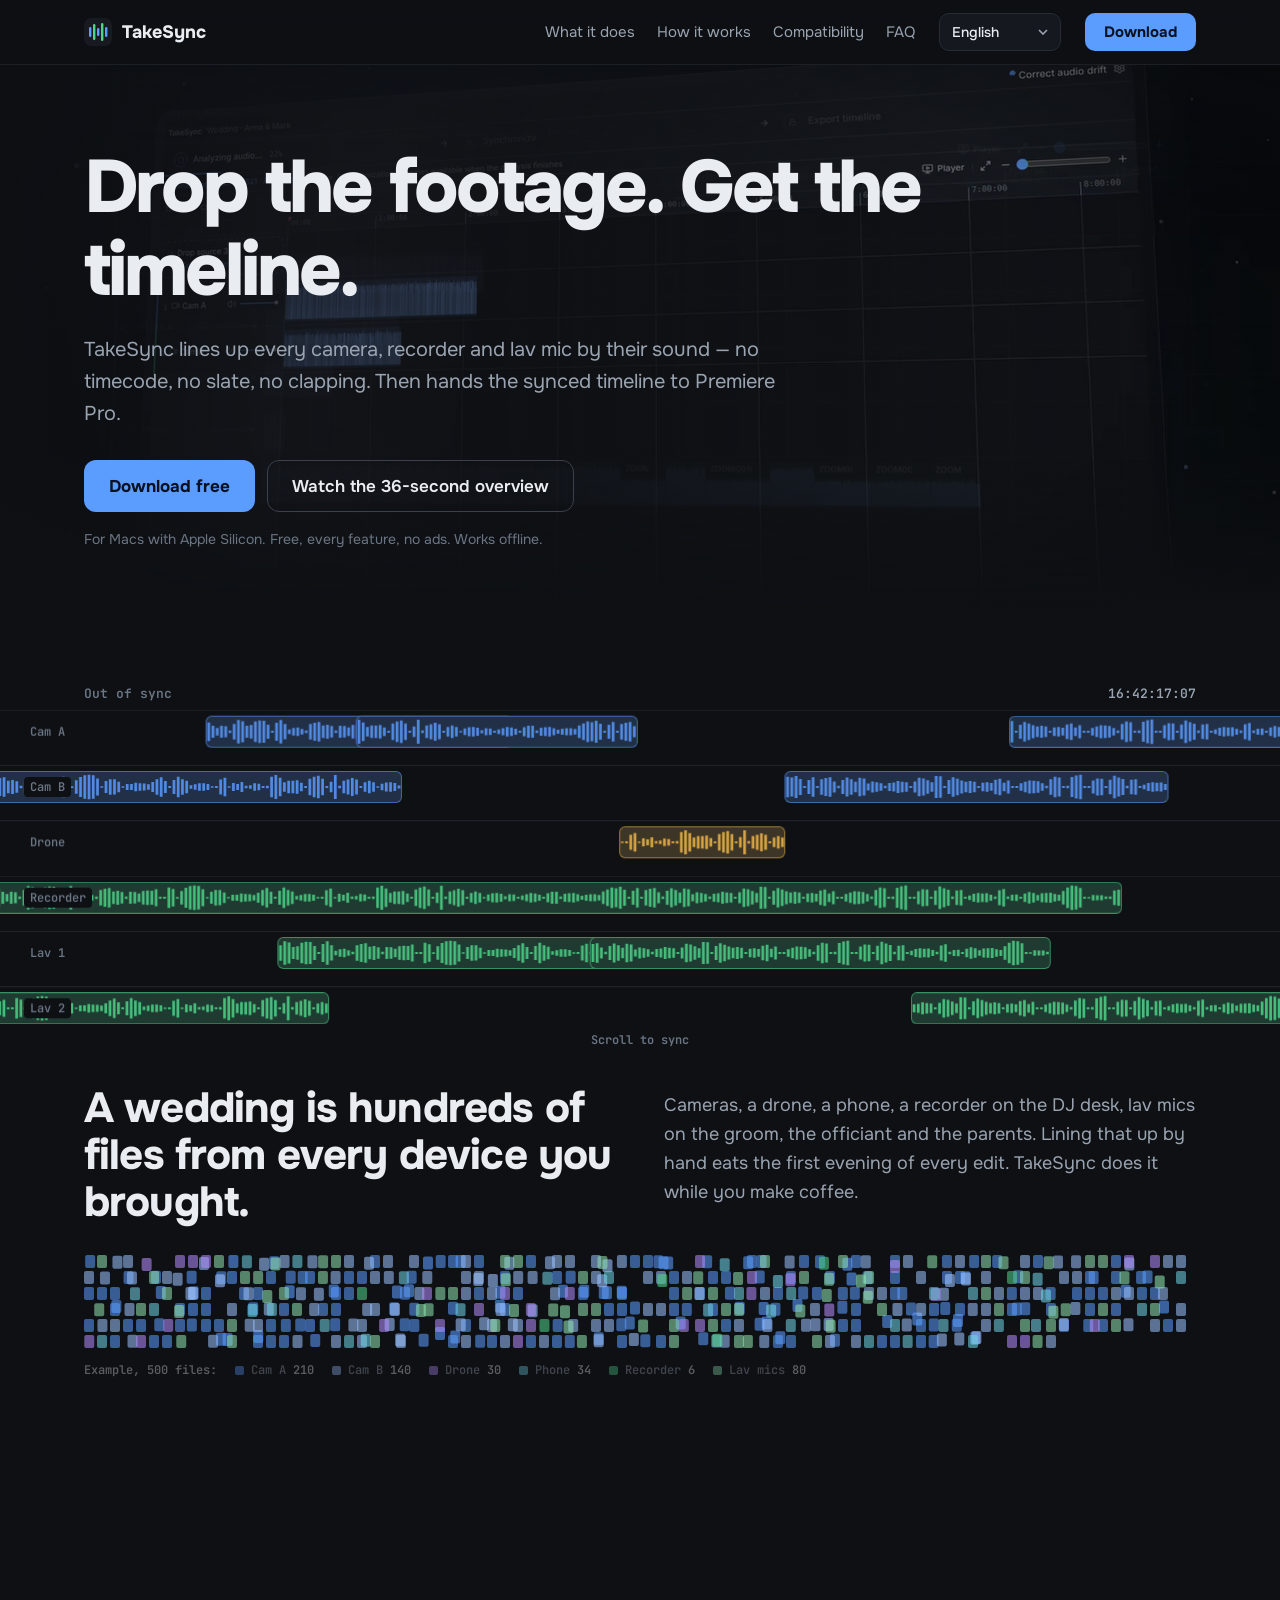
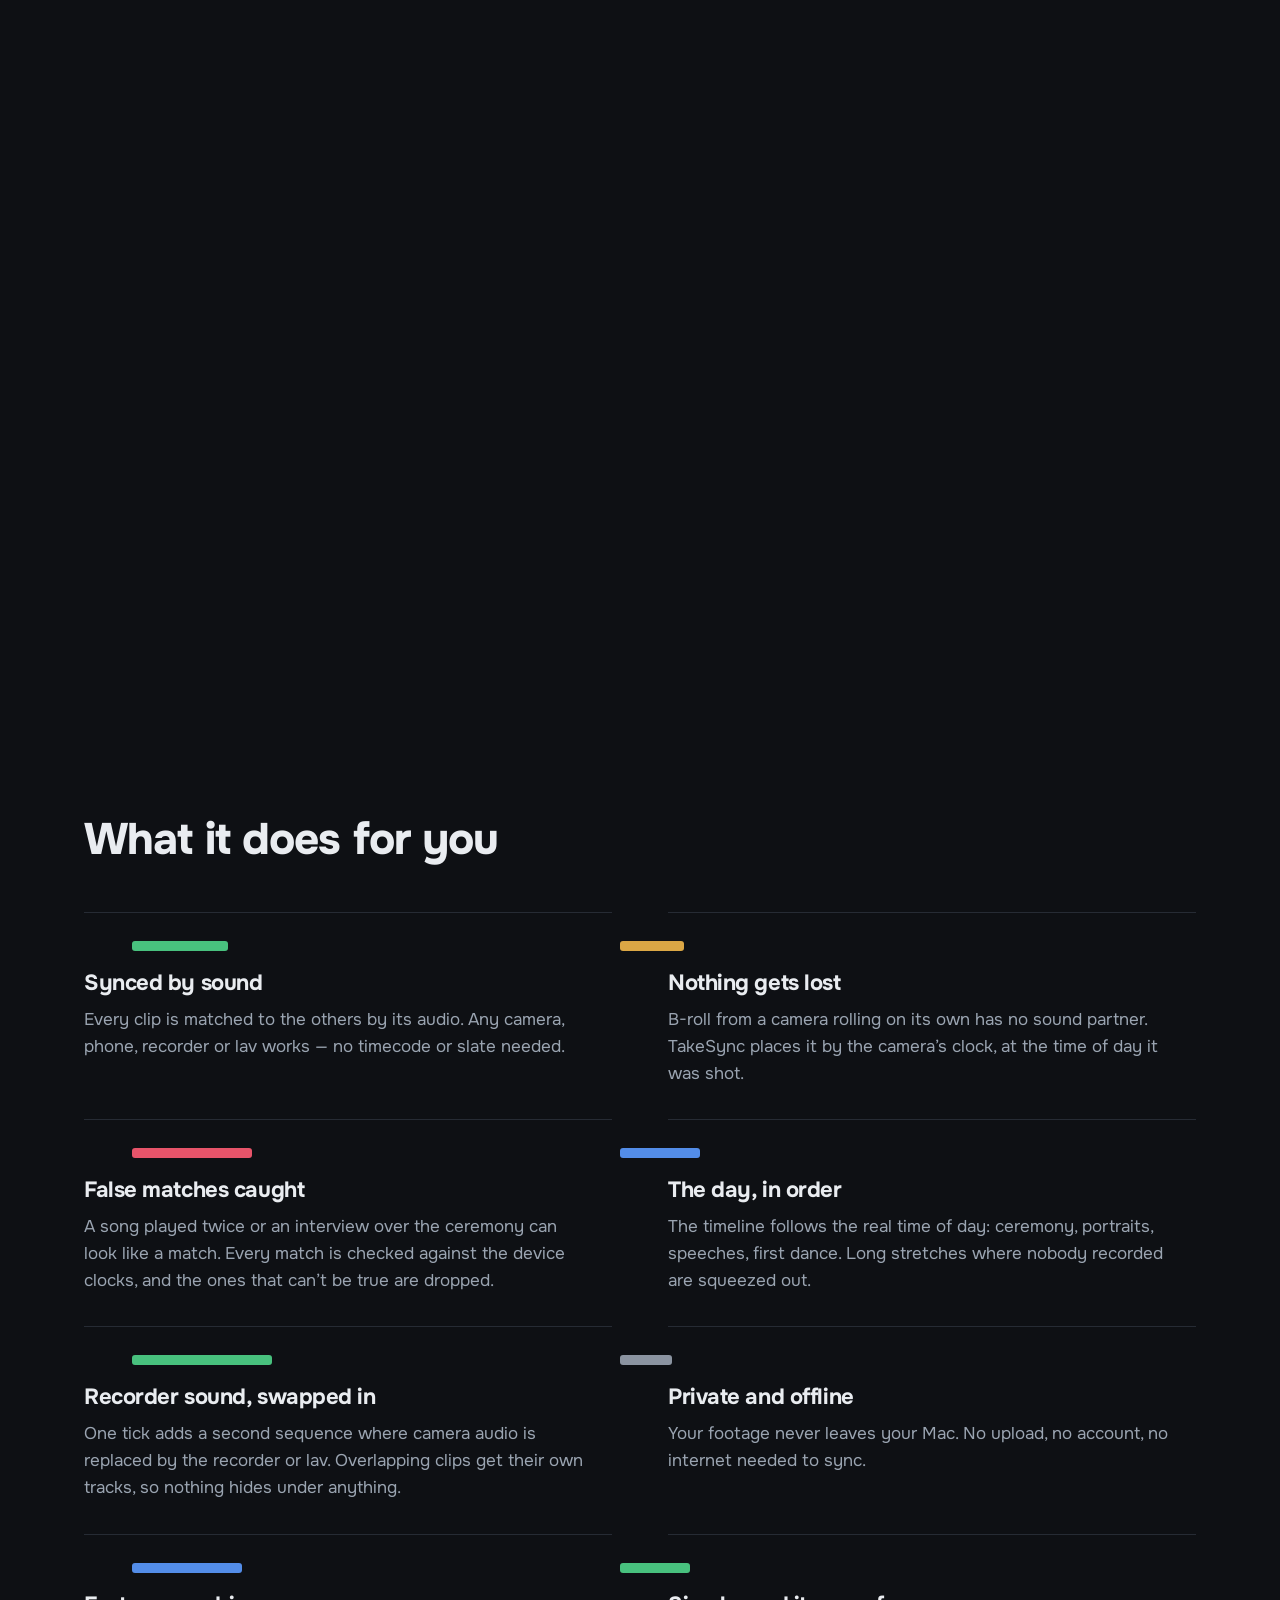
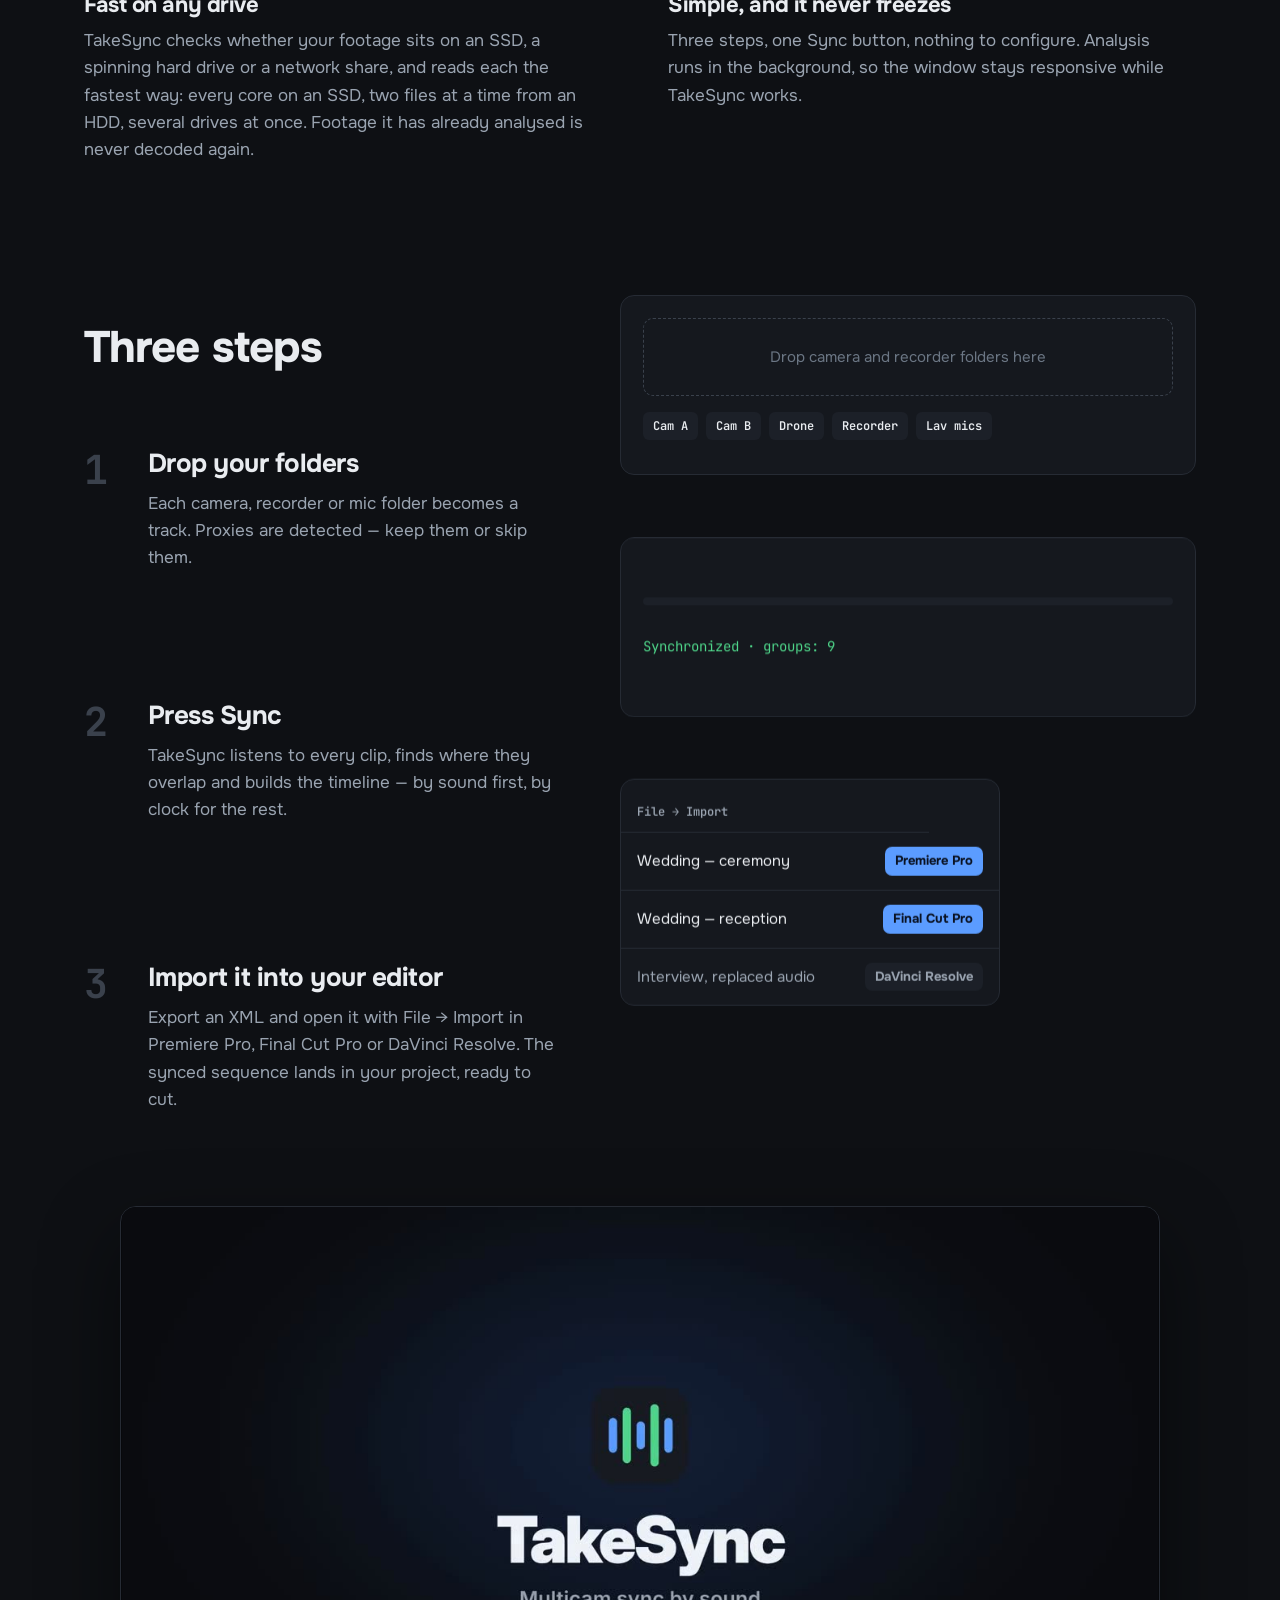
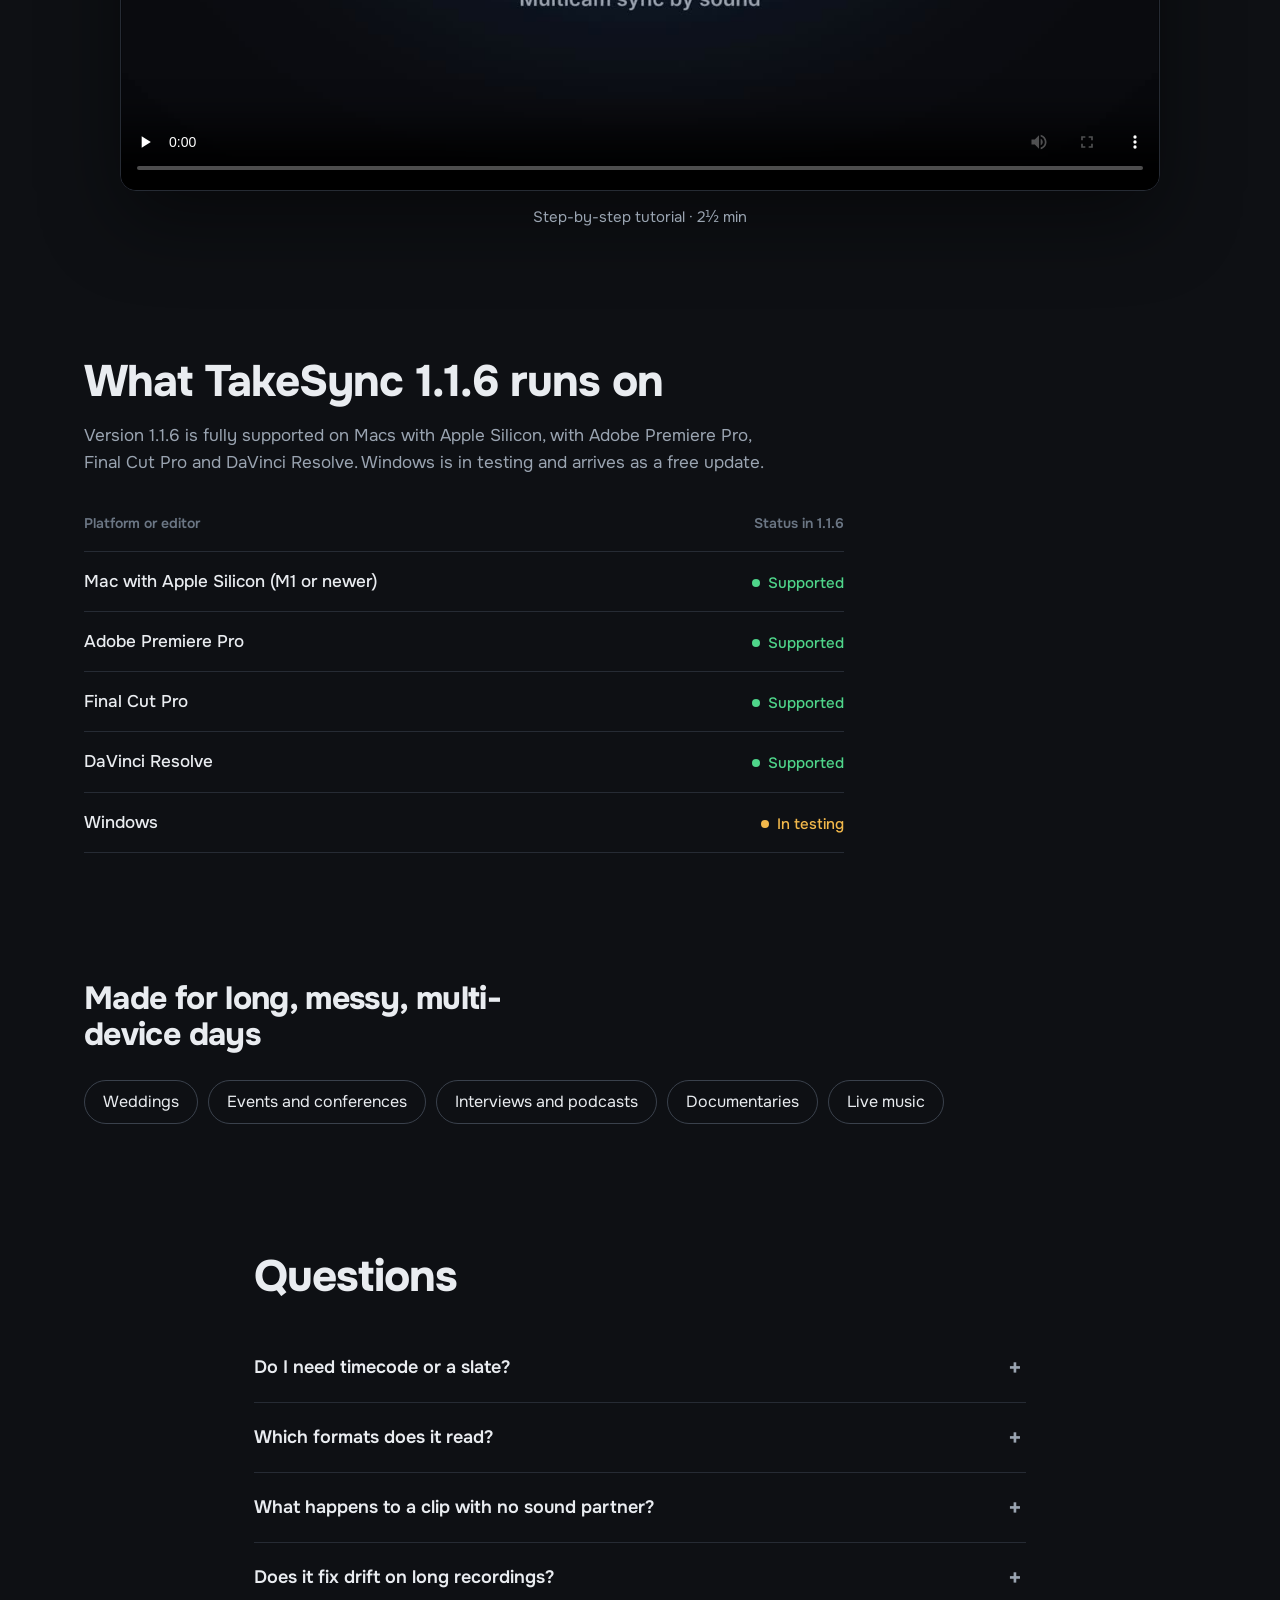
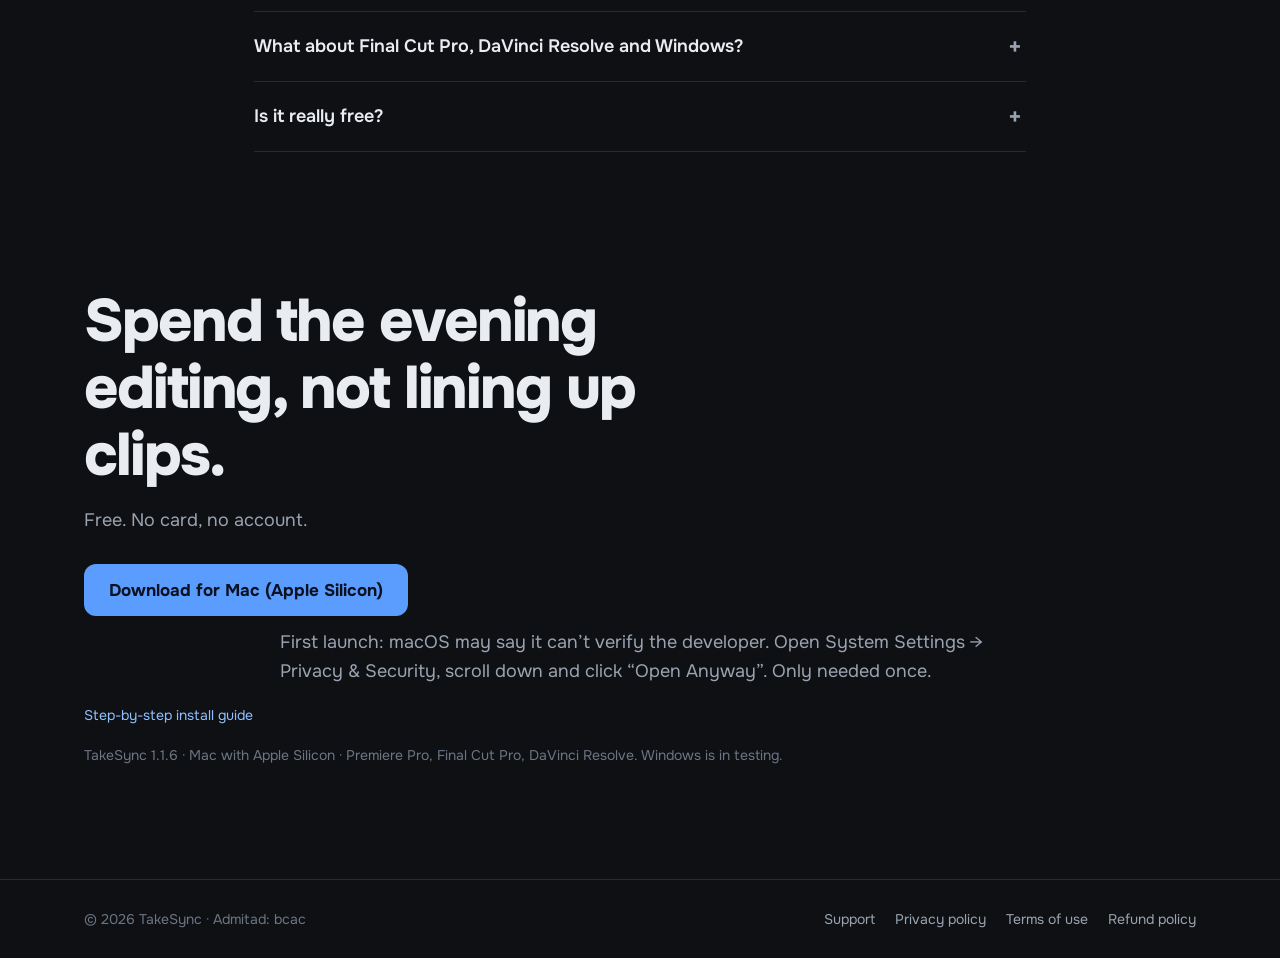
<file: index.html>
<!doctype html>
<html lang="en">
<head>
<meta charset="utf-8">
<meta name="viewport" content="width=device-width, initial-scale=1">
<title>TakeSync — multicam sync by sound for Premiere Pro</title>
<meta name="description" content="TakeSync lines up every camera, recorder and lav mic by their sound — no timecode, no slate — and hands a synced timeline to Premiere Pro, Final Cut Pro or DaVinci Resolve. Version 1.1.6 for Macs with Apple Silicon.">
<meta property="og:title" content="TakeSync — drop the footage, get the timeline">
<meta property="og:description" content="Multicam sync by sound for Premiere Pro. Cameras, recorders and lav mics, no timecode needed. For Macs with Apple Silicon.">
<meta property="og:type" content="website">
<meta name="theme-color" content="#0e1014">
<link rel="icon" href="favicon.svg" type="image/svg+xml">
<link rel="preconnect" href="https://fonts.googleapis.com">
<link rel="preconnect" href="https://fonts.gstatic.com" crossorigin>
<link href="https://fonts.googleapis.com/css2?family=Onest:wght@400;500;600;700;800&family=JetBrains+Mono:wght@500;600&display=swap" rel="stylesheet">
<link rel="stylesheet" href="styles.css?v=20261124">
</head>
<body>
<a class="skip" href="#main" data-i18n="skip">Skip to content</a>

<header class="nav-wrap">
  <nav class="nav container" aria-label="Main">
    <a href="#top" class="brand" aria-label="TakeSync home">
      <svg width="28" height="28" viewBox="0 0 28 28" aria-hidden="true"><rect width="28" height="28" rx="7" fill="#171a20"/><rect x="5" y="9" width="2.4" height="10" rx="1.2" fill="#5b9cff"/><rect x="9" y="6" width="2.4" height="16" rx="1.2" fill="#4fd58a"/><rect x="13" y="10" width="2.4" height="8" rx="1.2" fill="#5b9cff"/><rect x="17" y="5" width="2.4" height="18" rx="1.2" fill="#4fd58a"/><rect x="21" y="9" width="2.4" height="10" rx="1.2" fill="#5b9cff"/></svg>
      TakeSync
    </a>
    <div class="nav-links">
      <a href="#features" data-i18n="nav.features">What it does</a>
      <a href="#how" data-i18n="nav.how">How it works</a>
      <a href="#compat" data-i18n="nav.compat">Compatibility</a>
      <!-- <a href="#pricing" data-i18n="nav.pricing">Pricing</a> -->
      <a href="#faq" data-i18n="nav.faq">FAQ</a>
    </div>
    <label class="lang">
      <span class="visually-hidden" data-i18n="nav.lang">Language</span>
      <select id="lang-select">
        <option value="en">English</option><option value="de">Deutsch</option><option value="fr">Français</option><option value="es">Español</option><option value="it">Italiano</option><option value="uk">Українська</option><option value="pl">Polski</option><option value="hu">Magyar</option><option value="tr">Türkçe</option><option value="zh">中文</option><option value="ko">한국어</option>
      </select>
    </label>
    <a href="/install" data-get class="btn btn-primary btn-sm" data-i18n="nav.download">Download</a>
  </nav>
</header>

<main id="main">
  <span id="top"></span>

  <!-- HERO: the timeline syncs itself as you scroll -->
  <section class="hero" aria-labelledby="hero-title">
      <div class="hero-media" aria-hidden="true">
        <video class="hero-video" id="hero-video" muted loop playsinline preload="none" poster="media/hero-poster.jpg">
          <source src="media/hero-av1.mp4" type='video/mp4; codecs="av01.0.05M.08"'>
          <source src="media/hero.webm" type="video/webm">
          <source src="media/hero.mp4" type="video/mp4">
        </video>
      </div>
      <div class="container hero-copy">
        <h1 id="hero-title" data-i18n="hero.title">Drop the footage. Get the timeline.</h1>
        <p class="lead" data-i18n="hero.lead">TakeSync lines up every camera, recorder and lav mic by their sound — no timecode, no slate, no clapping. Then hands the synced timeline to Premiere Pro.</p>
        <div class="cta-row">
          <a href="/install" data-get class="btn btn-primary btn-lg" data-i18n="hero.cta">Download free</a>
          <button type="button" class="btn btn-ghost btn-lg" id="watch" hidden data-i18n="hero.watch">Watch the 36-second overview</button>
        </div>
        <p class="fine" data-i18n="hero.fine">For Macs with Apple Silicon. Free, every feature, no ads. Works offline.</p>
      </div>
  </section>

  <section class="stage" id="stage" aria-label="Sync demo" data-i18n-attr="aria-label:hero.stage">
    <div class="stage-pin">
      <figure class="timeline" id="timeline" aria-label="Wedding tracks sliding into sync" data-i18n-attr="aria-label:hero.tlLabel">
        <div class="tl-head">
          <span class="tl-status" id="tl-status" data-i18n="hero.unsynced">Out of sync</span>
          <span class="tl-tc" id="tl-tc">16:42:07:12</span>
        </div>
        <div class="tl-lanes" id="tl-lanes"></div>
        <span class="tl-flash" id="tl-flash" aria-hidden="true"></span>
        <p class="tl-hint" id="tl-hint" aria-hidden="true" data-i18n="hero.hint">Scroll to sync</p>
      </figure>
      <div class="pain container" id="pain">
        <h2 data-i18n="pain.title">A wedding is hundreds of files from every device you brought.</h2>
        <p data-i18n="pain.text">Cameras, a drone, a phone, a recorder on the DJ desk, lav mics on the groom, the officiant and the parents. Lining that up by hand eats the first evening of every edit. TakeSync does it while you make coffee.</p>
      </div>
      <div class="files files-pinned container" data-files aria-hidden="true"><canvas></canvas><ul class="files-legend"></ul></div>
    </div>
  </section>

  <div class="files files-solo container" data-files aria-hidden="true"><canvas></canvas><ul class="files-legend"></ul></div>


  <section id="features" class="container section" aria-labelledby="feat-title">
    <h2 id="feat-title" data-i18n="feat.title">What it does for you</h2>
    <div class="features">
      <article class="feature" style="--c: var(--audio)">
        <span class="clip" aria-hidden="true"></span>
        <h3 data-i18n="feat.1t">Synced by sound</h3>
        <p data-i18n="feat.1">Every clip is matched to the others by its audio. Any camera, phone, recorder or lav works — no timecode or slate needed.</p>
      </article>
      <article class="feature" style="--c: var(--clock)">
        <span class="clip" aria-hidden="true"></span>
        <h3 data-i18n="feat.2t">Nothing gets lost</h3>
        <p data-i18n="feat.2">B-roll from a camera rolling on its own has no sound partner. TakeSync places it by the camera’s clock, at the time of day it was shot.</p>
      </article>
      <article class="feature" style="--c: var(--cut)">
        <span class="clip" aria-hidden="true"></span>
        <h3 data-i18n="feat.3t">False matches caught</h3>
        <p data-i18n="feat.3">A song played twice or an interview over the ceremony can look like a match. Every match is checked against the device clocks, and the ones that can’t be true are dropped.</p>
      </article>
      <article class="feature" style="--c: var(--video)">
        <span class="clip" aria-hidden="true"></span>
        <h3 data-i18n="feat.4t">The day, in order</h3>
        <p data-i18n="feat.4">The timeline follows the real time of day: ceremony, portraits, speeches, first dance. Long stretches where nobody recorded are squeezed out.</p>
      </article>
      <article class="feature" style="--c: var(--audio)">
        <span class="clip" aria-hidden="true"></span>
        <h3 data-i18n="feat.5t">Recorder sound, swapped in</h3>
        <p data-i18n="feat.5">One tick adds a second sequence where camera audio is replaced by the recorder or lav. Overlapping clips get their own tracks, so nothing hides under anything.</p>
      </article>
      <article class="feature" style="--c: var(--muted)">
        <span class="clip" aria-hidden="true"></span>
        <h3 data-i18n="feat.6t">Private and offline</h3>
        <p data-i18n="feat.6">Your footage never leaves your Mac. No upload, no account, no internet needed to sync.</p>
      </article>
      <article class="feature" style="--c: var(--video)">
        <span class="clip" aria-hidden="true"></span>
        <h3 data-i18n="feat.7t">Fast on any drive</h3>
        <p data-i18n="feat.7">TakeSync checks whether your footage sits on an SSD, a spinning hard drive or a network share, and reads each the fastest way: every core on an SSD, two files at a time from an HDD, several drives at once. Footage it has already analysed is never decoded again.</p>
      </article>
      <article class="feature" style="--c: var(--audio)">
        <span class="clip" aria-hidden="true"></span>
        <h3 data-i18n="feat.8t">Simple, and it never freezes</h3>
        <p data-i18n="feat.8">Three steps, one Sync button, nothing to configure. Analysis runs in the background, so the window stays responsive while TakeSync works.</p>
      </article>
    </div>
  </section>

  <section id="how" class="container section" aria-labelledby="how-title">
    <h2 id="how-title" data-i18n="how.title">Three steps</h2>
    <ol class="steps">
      <li class="step">
        <div class="step-text">
          <h3 data-i18n="how.s1t">Drop your folders</h3>
          <p data-i18n="how.s1">Each camera, recorder or mic folder becomes a track. Proxies are detected — keep them or skip them.</p>
        </div>
        <div class="mock mock-drop" aria-hidden="true">
          <div class="drop"><span data-i18n="mock.drop">Drop camera and recorder folders here</span></div>
          <div class="folders"><i>Cam A</i><i>Cam B</i><i>Drone</i><i>Recorder</i><i>Lav mics</i></div>
        </div>
      </li>
      <li class="step">
        <div class="step-text">
          <h3 data-i18n="how.s2t">Press Sync</h3>
          <p data-i18n="how.s2">TakeSync listens to every clip, finds where they overlap and builds the timeline — by sound first, by clock for the rest.</p>
        </div>
        <div class="mock mock-sync" aria-hidden="true">
          <div class="bar"><span class="bar-fill"></span></div>
          <p class="mono" data-i18n="mock.synced">Synchronized · groups: 9</p>
        </div>
      </li>
      <li class="step">
        <div class="step-text">
          <h3 data-i18n="how.s3t">Import it into your editor</h3>
          <p data-i18n="how.s3">Export an XML and open it with File → Import in Premiere Pro, Final Cut Pro or DaVinci Resolve. The synced sequence lands in your project, ready to cut.</p>
        </div>
        <div class="mock mock-panel" aria-hidden="true">
          <p class="panel-title">File → Import</p>
          <div class="panel-row"><span data-i18n="mock.p1">Wedding — ceremony</span><b>Premiere Pro</b></div>
          <div class="panel-row"><span data-i18n="mock.p2">Wedding — reception</span><b>Final Cut Pro</b></div>
          <div class="panel-row dim"><span data-i18n="mock.p3">Interview, replaced audio</span><b>DaVinci Resolve</b></div>
        </div>
      </li>
    </ol>
    <figure class="tutorial">
      <video controls playsinline preload="none" poster="media/tutorial-poster.jpg">
        <source src="media/takesync-tutorial.mp4" type="video/mp4">
        <track kind="captions" src="media/takesync-tutorial.en.vtt" srclang="en" label="English">
      </video>
      <figcaption data-i18n="how.video">Step-by-step tutorial · 2½ min</figcaption>
    </figure>
  </section>

  <section id="compat" class="container section" aria-labelledby="compat-title">
    <h2 id="compat-title" data-i18n="compat.title">What TakeSync 1.1.6 runs on</h2>
    <p class="section-lead" data-i18n="compat.lead">Version 1.1.6 is fully supported on Macs with Apple Silicon, with Adobe Premiere Pro, Final Cut Pro and DaVinci Resolve. Windows is in testing and arrives as a free update.</p>
    <table class="compat">
      <thead><tr><th scope="col" data-i18n="compat.what">Platform or editor</th><th scope="col" data-i18n="compat.state">Status in 1.1.6</th></tr></thead>
      <tbody>
        <tr><th scope="row" data-i18n="compat.mac">Mac with Apple Silicon (M1 or newer)</th><td><span class="state ok" data-i18n="compat.ok">Supported</span></td></tr>
        <tr><th scope="row">Adobe Premiere Pro</th><td><span class="state ok" data-i18n="compat.ok">Supported</span></td></tr>
        <tr><th scope="row">Final Cut Pro</th><td><span class="state ok" data-i18n="compat.ok">Supported</span></td></tr>
        <tr><th scope="row">DaVinci Resolve</th><td><span class="state ok" data-i18n="compat.ok">Supported</span></td></tr>
        <tr><th scope="row">Windows</th><td><span class="state test" data-i18n="compat.testing">In testing</span></td></tr>
      </tbody>
    </table>
  </section>

  <section class="container section" aria-labelledby="who-title">
    <h2 id="who-title" class="h2-sm" data-i18n="who.title">Made for long, messy, multi-device days</h2>
    <ul class="who">
      <li data-i18n="who.1">Weddings</li>
      <li data-i18n="who.2">Events and conferences</li>
      <li data-i18n="who.3">Interviews and podcasts</li>
      <li data-i18n="who.4">Documentaries</li>
      <li data-i18n="who.5">Live music</li>
    </ul>
  </section>

  <!-- pricing: hidden for now (TakeSync is free); put back when paid plans return
  <section id="pricing" class="container section" aria-labelledby="price-title">
    <h2 id="price-title" data-i18n="price.title">Free. Every feature, no ads.</h2>
    <p class="section-lead" data-i18n="price.lead">TakeSync is free to use: no trial, no time limit, no ads. No card, no account.</p>
    <div class="plans plans-1">
      <article class="plan plan-main">
        <h3 data-i18n="price.free">Free</h3>
        <p class="price"><span class="amt">$0</span></p>
        <p class="muted" data-i18n="price.freeSub">Every feature, no time limit, no ads.</p>
        <a href="/install" class="btn btn-primary btn-block" data-i18n="price.download">Download</a>
      </article>
    </div>
  </section>
  -->

  <section id="faq" class="container narrow section" aria-labelledby="faq-title">
    <h2 id="faq-title" data-i18n="faq.title">Questions</h2>
    <div class="faq">
      <details><summary data-i18n="faq.q1">Do I need timecode or a slate?</summary><p data-i18n="faq.a1">No. TakeSync compares the sound recorded by different devices at the same time. Cameras without timecode and phones work fine.</p></details>
      <details><summary data-i18n="faq.q2">Which formats does it read?</summary><p data-i18n="faq.a2">MP4, MOV, WAV, AIFF, M4A and MP3 out of the box. MXF, MTS and other formats work after you install FFmpeg from Settings.</p></details>
      <details><summary data-i18n="faq.q3">What happens to a clip with no sound partner?</summary><p data-i18n="faq.a3">If its camera’s clock is reliable, the clip goes on the timeline at the time it was recorded and is marked so you can check it. Otherwise it’s marked as not synced, and on export you can move such clips to the end.</p></details>
      <details><summary data-i18n="faq.q4">Does it fix drift on long recordings?</summary><p data-i18n="faq.a4">Yes. TakeSync detects when a recorder runs slightly fast or slow against the cameras and corrects the audio.</p></details>
      <details><summary data-i18n="faq.q5">What about Final Cut Pro, DaVinci Resolve and Windows?</summary><p data-i18n="faq.a5">Final Cut Pro and DaVinci Resolve are supported since version 1.0.1. Windows is in testing and arrives as a free update.</p></details>
      <details><summary data-i18n="faq.q6">Is it really free?</summary><p data-i18n="faq.a6">Yes: every feature, no time limit, no ads. If paid extras come one day, everything you can do today stays free. Licenses bought earlier keep working.</p></details>
    </div>
  </section>

  <section id="download" class="container section-last" aria-labelledby="final-title">
    <div class="final">
      <h2 id="final-title" data-i18n="final.title">Spend the evening editing, not lining up clips.</h2>
      <p class="muted" data-i18n="final.sub">Free. No card, no account.</p>
      <div class="cta-row">
        <a href="/install" data-get class="btn btn-primary btn-lg" data-i18n="final.mac">Download for Mac (Apple Silicon)</a>
      </div>
      <p class="small muted" data-i18n="final.gatekeeper" style="max-width:60ch;margin:12px auto 0">First launch: macOS may say it can’t verify the developer. Open System Settings → Privacy & Security, scroll down and click “Open Anyway”. Only needed once.</p>
      <p class="small"><a href="/install" data-i18n="final.install">Step-by-step install guide</a></p>
      <p class="small faint" data-i18n="final.req">TakeSync 1.1.6 · Mac with Apple Silicon · Premiere Pro, Final Cut Pro, DaVinci Resolve. Windows is in testing.</p>
    </div>
  </section>
</main>

<footer class="footer">
  <div class="container footer-row">
    <span>© 2026 TakeSync · Admitad: bcac</span>
    <div class="footer-links">
      <a href="mailto:support@takesync.uk" data-i18n="foot.support">Support</a>
      <a href="/privacy" data-i18n="foot.privacy">Privacy policy</a>
      <a href="/terms" data-i18n="foot.terms">Terms of use</a>
      <a href="/refund" data-i18n="foot.refund">Refund policy</a>
    </div>
  </div>
</footer>

<dialog class="get-dialog" id="get-dialog" aria-labelledby="get-title">
  <form id="get-form" novalidate>
    <h2 id="get-title" data-i18n="get.title">Get TakeSync</h2>
    <p class="muted" data-i18n="get.lead">Every feature, free. Pay what you want to support development: $0 is fine.</p>
    <label class="get-label" for="get-email" data-i18n="get.email">Email for your license key</label>
    <input id="get-email" type="email" autocomplete="email" required placeholder="name@studio.com">
    <div class="get-label" data-i18n="get.price">Your price</div>
    <div class="get-amounts" role="radiogroup" aria-labelledby="get-title">
      <button type="button" role="radio" data-amt="0">$0</button><button type="button" role="radio" data-amt="5">$5</button><button type="button" role="radio" data-amt="10">$10</button><button type="button" role="radio" data-amt="20">$20</button>
    </div>
    <div class="get-other"><label for="get-custom" data-i18n="get.other">Other amount</label> $<input id="get-custom" type="number" min="5" max="500" step="1" inputmode="numeric" placeholder="15"><span class="faint" data-i18n="get.min">min $5</span></div>
    <p class="get-err" id="get-err" role="alert"></p>
    <button type="submit" class="btn btn-primary btn-block" id="get-go">Get it free</button>
    <p class="small faint get-note" id="get-note"></p>
    <button type="button" class="get-x" id="get-close" data-i18n-attr="aria-label:get.close" aria-label="Close">&times;</button>
  </form>
  <div id="get-done" hidden>
    <h2 data-i18n="get.doneTitle">Check your inbox</h2>
    <p class="muted" id="get-done-text"></p>
    <p><a class="btn btn-primary btn-block" href="/download/TakeSync.dmg" download data-i18n="get.download">Download for Mac (Apple Silicon)</a></p>
    <p class="small"><a href="/install" data-i18n="get.install">Step-by-step install guide</a></p>
    <button type="button" class="get-x" id="get-close2" data-i18n-attr="aria-label:get.close" aria-label="Close">&times;</button>
  </div>
  <span hidden data-i18n="get.btnFree">Get it free</span><span hidden data-i18n="get.btnPay">Pay ${n} and get the key</span>
  <span hidden data-i18n="get.noteFree">No card. The key and download link arrive by email.</span><span hidden data-i18n="get.notePay">Secure checkout by Paddle. The key arrives by email.</span>
  <span hidden data-i18n="get.errEmail">Enter a valid email.</span><span hidden data-i18n="get.errDisposable">Use a permanent email: your key is sent there.</span>
  <span hidden data-i18n="get.errMin">Paid amounts start at $5. Or choose $0.</span><span hidden data-i18n="get.errNet">Something went wrong. Try again in a minute.</span>
  <span hidden data-i18n="get.doneText">Your license key is on its way to {email}. Download TakeSync now and paste the key in Settings → License.</span>
</dialog>

<dialog class="video-dialog" id="video-dialog" aria-label="TakeSync overview">
  <video id="overview" controls playsinline preload="none"></video>
  <form method="dialog"><button class="btn btn-ghost btn-sm" data-i18n="video.close">Close</button></form>
</dialog>

<script src="i18n.js?v=20261124"></script>
<script src="main.js?v=20261026b"></script>
<script src="track.js?v=1"></script>
<script src="get.js?v=1"></script>
</body>
</html>
</file>
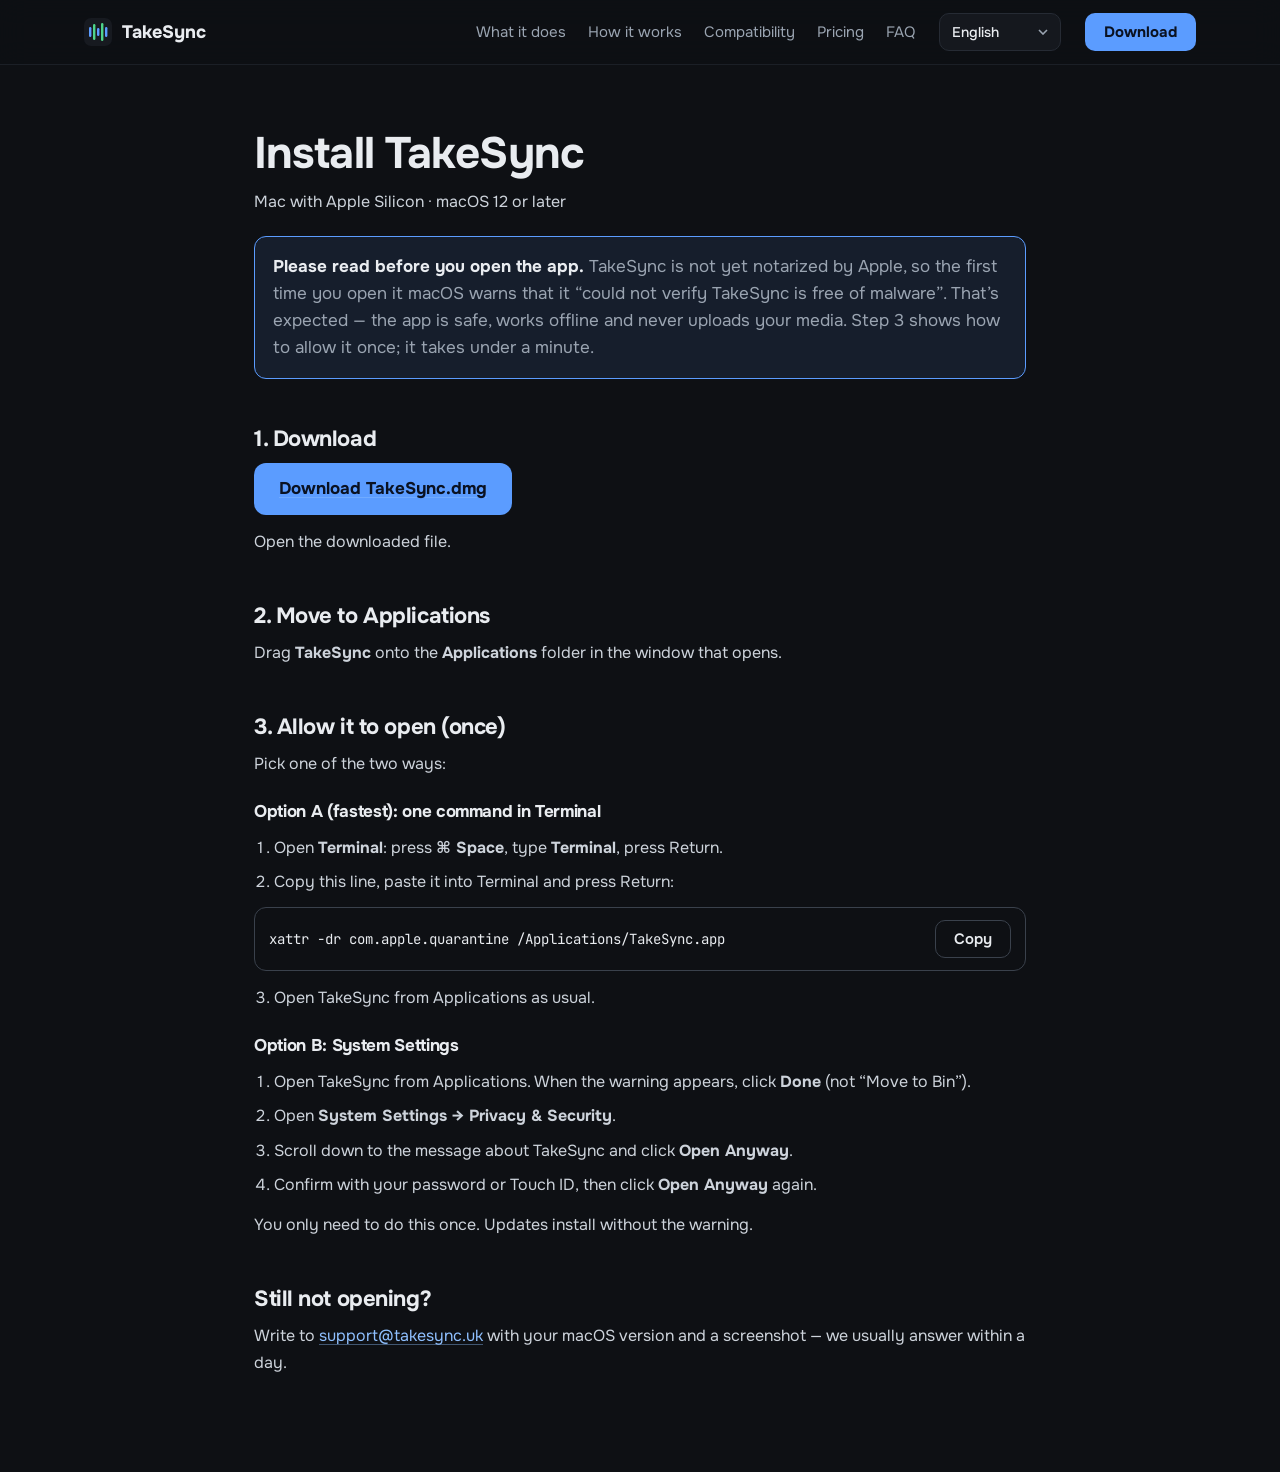
<file: install.html>
<!doctype html>
<html lang="en">
<head>
<meta charset="utf-8">
<meta name="viewport" content="width=device-width, initial-scale=1">
<title>Install TakeSync — TakeSync</title>
<meta name="description" content="How to install and open TakeSync on your Mac.">
<meta name="theme-color" content="#0e1014">
<link rel="icon" href="/favicon.svg" type="image/svg+xml">
<link rel="preconnect" href="https://fonts.googleapis.com">
<link rel="preconnect" href="https://fonts.gstatic.com" crossorigin>
<link href="https://fonts.googleapis.com/css2?family=Onest:wght@400;500;600;700;800&family=JetBrains+Mono:wght@500;600&display=swap" rel="stylesheet">
<link rel="stylesheet" href="/styles.css?v=20261103">
</head>
<body>
<a class="skip" href="#main">Skip to content</a>
<header class="nav-wrap">
  <nav class="nav container" aria-label="Main">
    <a href="/" class="brand" aria-label="TakeSync home">
      <svg width="28" height="28" viewBox="0 0 28 28" aria-hidden="true"><rect width="28" height="28" rx="7" fill="#171a20"/><rect x="5" y="9" width="2.4" height="10" rx="1.2" fill="#5b9cff"/><rect x="9" y="6" width="2.4" height="16" rx="1.2" fill="#4fd58a"/><rect x="13" y="10" width="2.4" height="8" rx="1.2" fill="#5b9cff"/><rect x="17" y="5" width="2.4" height="18" rx="1.2" fill="#4fd58a"/><rect x="21" y="9" width="2.4" height="10" rx="1.2" fill="#5b9cff"/></svg>
      TakeSync
    </a>
    <div class="nav-links">
      <a href="/#features" data-i18n="nav.features">What it does</a>
      <a href="/#how" data-i18n="nav.how">How it works</a>
      <a href="/#compat" data-i18n="nav.compat">Compatibility</a>
      <a href="/#pricing" data-i18n="nav.pricing">Pricing</a>
      <a href="/#faq" data-i18n="nav.faq">FAQ</a>
    </div>
    <label class="lang">
      <span class="visually-hidden" data-i18n="nav.lang">Language</span>
      <select id="lang-select"><option value="en">English</option><option value="de">Deutsch</option><option value="fr">Français</option><option value="es">Español</option><option value="it">Italiano</option><option value="uk">Українська</option><option value="pl">Polski</option><option value="hu">Magyar</option><option value="tr">Türkçe</option><option value="zh">中文</option><option value="ko">한국어</option></select>
    </label>
    <a href="/?get=1" class="btn btn-primary btn-sm" data-i18n="nav.download">Download</a>
  </nav>
</header>
<main id="main" class="container narrow legal">
<section lang="en" data-lang="en">
  <h1>Install TakeSync</h1>
  <p class="legal-updated">Mac with Apple Silicon · macOS 12 or later</p>
  <div class="dl-note"><b>Please read before you open the app.</b> TakeSync is not yet notarized by Apple, so the first time you open it macOS warns that it “could not verify TakeSync is free of malware”. That’s expected — the app is safe, works offline and never uploads your media. Step 3 shows how to allow it once; it takes under a minute.</div>
  <h2>1. Download</h2>
  <p><a class="btn btn-primary btn-lg" href="/?get=1">Download TakeSync.dmg</a></p>
  <p>Open the downloaded file.</p>
  <h2>2. Move to Applications</h2>
  <p>Drag <b>TakeSync</b> onto the <b>Applications</b> folder in the window that opens.</p>
  <h2>3. Allow it to open (once)</h2>
  <p>Pick one of the two ways:</p>
  <h3>Option A (fastest): one command in Terminal</h3>
  <ol><li>Open <b>Terminal</b>: press <b>⌘ Space</b>, type <b>Terminal</b>, press Return.</li><li>Copy this line, paste it into Terminal and press Return:</li></ol>
  <div class="cmd"><code>xattr -dr com.apple.quarantine /Applications/TakeSync.app</code><button class="btn btn-ghost btn-sm copy" type="button">Copy</button></div>
  <ol start="3"><li>Open TakeSync from Applications as usual.</li></ol>
  <h3>Option B: System Settings</h3>
  <ol><li>Open TakeSync from Applications. When the warning appears, click <b>Done</b> (not “Move to Bin”).</li><li>Open <b>System Settings → Privacy &amp; Security</b>.</li><li>Scroll down to the message about TakeSync and click <b>Open Anyway</b>.</li><li>Confirm with your password or Touch ID, then click <b>Open Anyway</b> again.</li></ol>
  <p>You only need to do this once. Updates install without the warning.</p>
  <h2>Still not opening?</h2>
  <p>Write to <a href="mailto:support@takesync.uk">support@takesync.uk</a> with your macOS version and a screenshot — we usually answer within a day.</p>
</section>
<section lang="de" data-lang="de" hidden>
  <h1>TakeSync installieren</h1>
  <p class="legal-updated">Mac mit Apple Silicon · macOS 12 oder neuer</p>
  <div class="dl-note"><b>Bitte vor dem Öffnen lesen.</b> TakeSync ist noch nicht von Apple notarisiert. Beim ersten Öffnen meldet macOS daher, es könne „nicht überprüfen, ob TakeSync frei von Schadsoftware ist“. Das ist normal – die App ist sicher, arbeitet offline und lädt deine Medien nirgendwohin hoch. Schritt 3 zeigt, wie du sie einmalig erlaubst; das dauert keine Minute.</div>
  <h2>1. Herunterladen</h2>
  <p><a class="btn btn-primary btn-lg" href="/?get=1">TakeSync.dmg herunterladen</a></p>
  <p>Öffne die heruntergeladene Datei.</p>
  <h2>2. In „Programme“ bewegen</h2>
  <p>Ziehe <b>TakeSync</b> im geöffneten Fenster auf den Ordner <b>Programme</b>.</p>
  <h2>3. Öffnen erlauben (einmalig)</h2>
  <p>Wähle einen der beiden Wege:</p>
  <h3>Option A (am schnellsten): ein Befehl im Terminal</h3>
  <ol><li>Öffne das <b>Terminal</b>: <b>⌘ Leertaste</b> drücken, <b>Terminal</b> eingeben, Return drücken.</li><li>Kopiere diese Zeile, füge sie ins Terminal ein und drücke Return:</li></ol>
  <div class="cmd"><code>xattr -dr com.apple.quarantine /Applications/TakeSync.app</code><button class="btn btn-ghost btn-sm copy" type="button">Kopieren</button></div>
  <ol start="3"><li>Öffne TakeSync wie gewohnt aus „Programme“.</li></ol>
  <h3>Option B: Systemeinstellungen</h3>
  <ol><li>Öffne TakeSync aus „Programme“. Wenn die Warnung erscheint, klicke auf <b>Fertig</b> (nicht „In den Papierkorb“).</li><li>Öffne <b>Systemeinstellungen → Datenschutz &amp; Sicherheit</b>.</li><li>Scrolle nach unten zur Meldung über TakeSync und klicke auf <b>Dennoch öffnen</b>.</li><li>Bestätige mit Passwort oder Touch ID und klicke erneut auf <b>Dennoch öffnen</b>.</li></ol>
  <p>Das ist nur einmal nötig. Updates werden ohne Warnung installiert.</p>
  <h2>Öffnet sich immer noch nicht?</h2>
  <p>Schreib an <a href="mailto:support@takesync.uk">support@takesync.uk</a> mit deiner macOS-Version und einem Screenshot – wir antworten meist innerhalb eines Tages.</p>
</section>
<section lang="fr" data-lang="fr" hidden>
  <h1>Installer TakeSync</h1>
  <p class="legal-updated">Mac avec Apple Silicon · macOS 12 ou ultérieur</p>
  <div class="dl-note"><b>À lire avant d’ouvrir l’app.</b> TakeSync n’est pas encore notarisée par Apple : à la première ouverture, macOS indique qu’il « ne peut pas vérifier que TakeSync est exempte de logiciels malveillants ». C’est normal — l’app est sûre, fonctionne hors ligne et n’envoie jamais vos médias. L’étape 3 explique comment l’autoriser une fois ; moins d’une minute.</div>
  <h2>1. Télécharger</h2>
  <p><a class="btn btn-primary btn-lg" href="/?get=1">Télécharger TakeSync.dmg</a></p>
  <p>Ouvrez le fichier téléchargé.</p>
  <h2>2. Placer dans Applications</h2>
  <p>Faites glisser <b>TakeSync</b> sur le dossier <b>Applications</b> dans la fenêtre qui s’ouvre.</p>
  <h2>3. Autoriser l’ouverture (une fois)</h2>
  <p>Choisissez l’une des deux méthodes :</p>
  <h3>Option A (la plus rapide) : une commande dans le Terminal</h3>
  <ol><li>Ouvrez le <b>Terminal</b> : appuyez sur <b>⌘ Espace</b>, tapez <b>Terminal</b>, puis Entrée.</li><li>Copiez cette ligne, collez-la dans le Terminal et appuyez sur Entrée :</li></ol>
  <div class="cmd"><code>xattr -dr com.apple.quarantine /Applications/TakeSync.app</code><button class="btn btn-ghost btn-sm copy" type="button">Copier</button></div>
  <ol start="3"><li>Ouvrez TakeSync depuis Applications comme d’habitude.</li></ol>
  <h3>Option B : Réglages Système</h3>
  <ol><li>Ouvrez TakeSync depuis Applications. Quand l’alerte apparaît, cliquez sur <b>Terminé</b> (pas « Placer dans la corbeille »).</li><li>Ouvrez <b>Réglages Système → Confidentialité et sécurité</b>.</li><li>Faites défiler jusqu’au message concernant TakeSync et cliquez sur <b>Ouvrir quand même</b>.</li><li>Confirmez avec votre mot de passe ou Touch ID, puis cliquez à nouveau sur <b>Ouvrir quand même</b>.</li></ol>
  <p>À faire une seule fois. Les mises à jour s’installent sans alerte.</p>
  <h2>Ça ne s’ouvre toujours pas ?</h2>
  <p>Écrivez à <a href="mailto:support@takesync.uk">support@takesync.uk</a> avec votre version de macOS et une capture d’écran — nous répondons en général sous 24 h.</p>
</section>
<section lang="es" data-lang="es" hidden>
  <h1>Instalar TakeSync</h1>
  <p class="legal-updated">Mac con Apple Silicon · macOS 12 o posterior</p>
  <div class="dl-note"><b>Léelo antes de abrir la app.</b> TakeSync aún no está notarizada por Apple, así que la primera vez macOS avisa de que «no puede verificar que TakeSync no contenga software malicioso». Es normal: la app es segura, funciona sin conexión y nunca sube tus archivos. El paso 3 explica cómo permitirla una vez; tarda menos de un minuto.</div>
  <h2>1. Descarga</h2>
  <p><a class="btn btn-primary btn-lg" href="/?get=1">Descargar TakeSync.dmg</a></p>
  <p>Abre el archivo descargado.</p>
  <h2>2. Muévela a Aplicaciones</h2>
  <p>Arrastra <b>TakeSync</b> a la carpeta <b>Aplicaciones</b> en la ventana que se abre.</p>
  <h2>3. Permite abrirla (una vez)</h2>
  <p>Elige una de las dos formas:</p>
  <h3>Opción A (la más rápida): un comando en Terminal</h3>
  <ol><li>Abre <b>Terminal</b>: pulsa <b>⌘ Espacio</b>, escribe <b>Terminal</b> y pulsa Retorno.</li><li>Copia esta línea, pégala en Terminal y pulsa Retorno:</li></ol>
  <div class="cmd"><code>xattr -dr com.apple.quarantine /Applications/TakeSync.app</code><button class="btn btn-ghost btn-sm copy" type="button">Copiar</button></div>
  <ol start="3"><li>Abre TakeSync desde Aplicaciones como siempre.</li></ol>
  <h3>Opción B: Ajustes del Sistema</h3>
  <ol><li>Abre TakeSync desde Aplicaciones. Cuando aparezca el aviso, pulsa <b>OK</b> (no «Trasladar a la papelera»).</li><li>Abre <b>Ajustes del Sistema → Privacidad y seguridad</b>.</li><li>Desplázate hasta el mensaje sobre TakeSync y pulsa <b>Abrir igualmente</b>.</li><li>Confirma con tu contraseña o Touch ID y vuelve a pulsar <b>Abrir igualmente</b>.</li></ol>
  <p>Solo hace falta una vez. Las actualizaciones se instalan sin el aviso.</p>
  <h2>¿Sigue sin abrirse?</h2>
  <p>Escribe a <a href="mailto:support@takesync.uk">support@takesync.uk</a> con tu versión de macOS y una captura; solemos responder en un día.</p>
</section>
<section lang="it" data-lang="it" hidden>
  <h1>Installare TakeSync</h1>
  <p class="legal-updated">Mac con Apple Silicon · macOS 12 o successivo</p>
  <div class="dl-note"><b>Leggi prima di aprire l’app.</b> TakeSync non è ancora autenticata da Apple, quindi al primo avvio macOS avvisa che «non può verificare che TakeSync sia priva di malware». È normale: l’app è sicura, funziona offline e non carica mai i tuoi file. Il passo 3 mostra come consentirla una volta; serve meno di un minuto.</div>
  <h2>1. Scarica</h2>
  <p><a class="btn btn-primary btn-lg" href="/?get=1">Scarica TakeSync.dmg</a></p>
  <p>Apri il file scaricato.</p>
  <h2>2. Sposta in Applicazioni</h2>
  <p>Trascina <b>TakeSync</b> sulla cartella <b>Applicazioni</b> nella finestra che si apre.</p>
  <h2>3. Consenti l’apertura (una volta)</h2>
  <p>Scegli uno dei due modi:</p>
  <h3>Opzione A (la più veloce): un comando nel Terminale</h3>
  <ol><li>Apri il <b>Terminale</b>: premi <b>⌘ Spazio</b>, scrivi <b>Terminale</b> e premi Invio.</li><li>Copia questa riga, incollala nel Terminale e premi Invio:</li></ol>
  <div class="cmd"><code>xattr -dr com.apple.quarantine /Applications/TakeSync.app</code><button class="btn btn-ghost btn-sm copy" type="button">Copia</button></div>
  <ol start="3"><li>Apri TakeSync da Applicazioni come al solito.</li></ol>
  <h3>Opzione B: Impostazioni di Sistema</h3>
  <ol><li>Apri TakeSync da Applicazioni. Quando compare l’avviso, fai clic su <b>Fine</b> (non «Sposta nel Cestino»).</li><li>Apri <b>Impostazioni di Sistema → Privacy e sicurezza</b>.</li><li>Scorri fino al messaggio su TakeSync e fai clic su <b>Apri comunque</b>.</li><li>Conferma con password o Touch ID e fai di nuovo clic su <b>Apri comunque</b>.</li></ol>
  <p>Serve una sola volta. Gli aggiornamenti si installano senza avviso.</p>
  <h2>Ancora non si apre?</h2>
  <p>Scrivi a <a href="mailto:support@takesync.uk">support@takesync.uk</a> con la versione di macOS e uno screenshot: di solito rispondiamo entro un giorno.</p>
</section>
<section lang="uk" data-lang="uk" hidden>
  <h1>Встановлення TakeSync</h1>
  <p class="legal-updated">Mac з Apple Silicon · macOS 12 або новіша</p>
  <div class="dl-note"><b>Прочитай, перш ніж відкривати програму.</b> TakeSync ще не нотаризований Apple, тому при першому запуску macOS попередить, що «не може перевірити, чи немає в TakeSync зловмисного ПЗ». Це нормально — програма безпечна, працює офлайн і нікуди не надсилає твої відео. Крок 3 показує, як дозволити її один раз; це менше хвилини.</div>
  <h2>1. Завантаж</h2>
  <p><a class="btn btn-primary btn-lg" href="/?get=1">Завантажити TakeSync.dmg</a></p>
  <p>Відкрий завантажений файл.</p>
  <h2>2. Перенеси в Програми</h2>
  <p>Перетягни <b>TakeSync</b> на папку <b>Applications (Програми)</b> у вікні, що відкрилося.</p>
  <h2>3. Дозволь запуск (один раз)</h2>
  <p>Обери один із двох способів:</p>
  <h3>Варіант A (найшвидший): одна команда в Терміналі</h3>
  <ol><li>Відкрий <b>Термінал</b>: натисни <b>⌘ Пробіл</b>, введи <b>Термінал</b> (або Terminal) і натисни Return.</li><li>Скопіюй цей рядок, встав у Термінал і натисни Return:</li></ol>
  <div class="cmd"><code>xattr -dr com.apple.quarantine /Applications/TakeSync.app</code><button class="btn btn-ghost btn-sm copy" type="button">Копіювати</button></div>
  <ol start="3"><li>Відкривай TakeSync із Програм як звичайно.</li></ol>
  <h3>Варіант B: Системні параметри</h3>
  <ol><li>Відкрий TakeSync із Програм. Коли з’явиться попередження, натисни <b>Готово</b> (не «Перемістити в Смітник»).</li><li>Відкрий <b>Системні параметри → Приватність і безпека</b>.</li><li>Прокрути вниз до повідомлення про TakeSync і натисни <b>Усе одно відкрити</b>.</li><li>Підтверди паролем або Touch ID і ще раз натисни <b>Усе одно відкрити</b>.</li></ol>
  <p>Це потрібно лише раз. Оновлення ставляться без попередження.</p>
  <h2>Все одно не відкривається?</h2>
  <p>Напиши на <a href="mailto:support@takesync.uk">support@takesync.uk</a> версію macOS і скриншот — зазвичай відповідаємо протягом дня.</p>
</section>
<section lang="pl" data-lang="pl" hidden>
  <h1>Instalacja TakeSync</h1>
  <p class="legal-updated">Mac z Apple Silicon · macOS 12 lub nowszy</p>
  <div class="dl-note"><b>Przeczytaj, zanim otworzysz aplikację.</b> TakeSync nie jest jeszcze notaryzowany przez Apple, więc przy pierwszym uruchomieniu macOS ostrzega, że „nie może sprawdzić, czy TakeSync nie zawiera złośliwego oprogramowania”. To normalne — aplikacja jest bezpieczna, działa offline i nigdzie nie wysyła Twoich plików. Krok 3 pokazuje, jak zezwolić na nią raz; to mniej niż minuta.</div>
  <h2>1. Pobierz</h2>
  <p><a class="btn btn-primary btn-lg" href="/?get=1">Pobierz TakeSync.dmg</a></p>
  <p>Otwórz pobrany plik.</p>
  <h2>2. Przenieś do Aplikacji</h2>
  <p>Przeciągnij <b>TakeSync</b> na folder <b>Aplikacje</b> w oknie, które się otworzy.</p>
  <h2>3. Zezwól na otwarcie (raz)</h2>
  <p>Wybierz jeden z dwóch sposobów:</p>
  <h3>Opcja A (najszybsza): jedno polecenie w Terminalu</h3>
  <ol><li>Otwórz <b>Terminal</b>: naciśnij <b>⌘ Spacja</b>, wpisz <b>Terminal</b> i naciśnij Return.</li><li>Skopiuj ten wiersz, wklej go do Terminala i naciśnij Return:</li></ol>
  <div class="cmd"><code>xattr -dr com.apple.quarantine /Applications/TakeSync.app</code><button class="btn btn-ghost btn-sm copy" type="button">Kopiuj</button></div>
  <ol start="3"><li>Otwieraj TakeSync z Aplikacji jak zwykle.</li></ol>
  <h3>Opcja B: Ustawienia systemowe</h3>
  <ol><li>Otwórz TakeSync z Aplikacji. Gdy pojawi się ostrzeżenie, kliknij <b>Gotowe</b> (nie „Przenieś do kosza”).</li><li>Otwórz <b>Ustawienia systemowe → Prywatność i ochrona</b>.</li><li>Przewiń do komunikatu o TakeSync i kliknij <b>Otwórz mimo to</b>.</li><li>Potwierdź hasłem lub Touch ID i ponownie kliknij <b>Otwórz mimo to</b>.</li></ol>
  <p>Wystarczy zrobić to raz. Aktualizacje instalują się bez ostrzeżenia.</p>
  <h2>Nadal się nie otwiera?</h2>
  <p>Napisz na <a href="mailto:support@takesync.uk">support@takesync.uk</a>, podając wersję macOS i zrzut ekranu — zwykle odpowiadamy w ciągu dnia.</p>
</section>
<section lang="hu" data-lang="hu" hidden>
  <h1>A TakeSync telepítése</h1>
  <p class="legal-updated">Apple Silicon processzoros Mac · macOS 12 vagy újabb</p>
  <div class="dl-note"><b>Olvasd el, mielőtt megnyitod az appot.</b> A TakeSyncet az Apple még nem hitelesítette, ezért első indításkor a macOS figyelmeztet, hogy „nem tudja ellenőrizni, hogy a TakeSync mentes-e a rosszindulatú szoftverektől”. Ez várható — az app biztonságos, offline működik, és sehová nem tölti fel a felvételeidet. A 3. lépés megmutatja, hogyan engedélyezd egyszer; egy percnél kevesebb.</div>
  <h2>1. Letöltés</h2>
  <p><a class="btn btn-primary btn-lg" href="/?get=1">TakeSync.dmg letöltése</a></p>
  <p>Nyisd meg a letöltött fájlt.</p>
  <h2>2. Áthelyezés az Alkalmazásokba</h2>
  <p>A megnyíló ablakban húzd a <b>TakeSync</b> ikont az <b>Alkalmazások</b> mappára.</p>
  <h2>3. Megnyitás engedélyezése (egyszer)</h2>
  <p>Válassz a két mód közül:</p>
  <h3>A lehetőség (leggyorsabb): egy parancs a Terminálban</h3>
  <ol><li>Nyisd meg a <b>Terminált</b>: nyomd meg a <b>⌘ Szóköz</b> billentyűt, írd be: <b>Terminál</b>, majd Return.</li><li>Másold ki ezt a sort, illeszd be a Terminálba, és nyomj Returnt:</li></ol>
  <div class="cmd"><code>xattr -dr com.apple.quarantine /Applications/TakeSync.app</code><button class="btn btn-ghost btn-sm copy" type="button">Másolás</button></div>
  <ol start="3"><li>Nyisd meg a TakeSyncet az Alkalmazásokból a szokásos módon.</li></ol>
  <h3>B lehetőség: Rendszerbeállítások</h3>
  <ol><li>Nyisd meg a TakeSyncet az Alkalmazásokból. Amikor megjelenik a figyelmeztetés, kattints a <b>Kész</b> gombra (ne a „Kukába helyezésre”).</li><li>Nyisd meg: <b>Rendszerbeállítások → Adatvédelem és biztonság</b>.</li><li>Görgess le a TakeSyncről szóló üzenethez, és kattints a <b>Megnyitás mégis</b> gombra.</li><li>Erősítsd meg jelszóval vagy Touch ID-val, majd kattints újra a <b>Megnyitás mégis</b> gombra.</li></ol>
  <p>Ezt csak egyszer kell megtenni. A frissítések figyelmeztetés nélkül települnek.</p>
  <h2>Még mindig nem nyílik meg?</h2>
  <p>Írj a <a href="mailto:support@takesync.uk">support@takesync.uk</a> címre a macOS verziójával és egy képernyőképpel — általában egy napon belül válaszolunk.</p>
</section>
<section lang="tr" data-lang="tr" hidden>
  <h1>TakeSync’i kur</h1>
  <p class="legal-updated">Apple Silicon’lu Mac · macOS 12 veya üstü</p>
  <div class="dl-note"><b>Uygulamayı açmadan önce oku.</b> TakeSync henüz Apple tarafından onaylanmadı (notarize edilmedi), bu yüzden ilk açılışta macOS “TakeSync’in kötü amaçlı yazılım içermediğini doğrulayamadığını” söyler. Bu beklenen bir durum — uygulama güvenli, çevrimdışı çalışır ve dosyalarını hiçbir yere yüklemez. 3. adım, bir kez nasıl izin vereceğini gösterir; bir dakikadan kısa sürer.</div>
  <h2>1. İndir</h2>
  <p><a class="btn btn-primary btn-lg" href="/?get=1">TakeSync.dmg’yi indir</a></p>
  <p>İndirilen dosyayı aç.</p>
  <h2>2. Uygulamalar’a taşı</h2>
  <p>Açılan pencerede <b>TakeSync</b>’i <b>Uygulamalar</b> klasörüne sürükle.</p>
  <h2>3. Açılmasına izin ver (bir kez)</h2>
  <p>İki yoldan birini seç:</p>
  <h3>Seçenek A (en hızlı): Terminal’de tek komut</h3>
  <ol><li><b>Terminal</b>’i aç: <b>⌘ Boşluk</b>’a bas, <b>Terminal</b> yaz ve Return’e bas.</li><li>Bu satırı kopyala, Terminal’e yapıştır ve Return’e bas:</li></ol>
  <div class="cmd"><code>xattr -dr com.apple.quarantine /Applications/TakeSync.app</code><button class="btn btn-ghost btn-sm copy" type="button">Kopyala</button></div>
  <ol start="3"><li>TakeSync’i Uygulamalar’dan her zamanki gibi aç.</li></ol>
  <h3>Seçenek B: Sistem Ayarları</h3>
  <ol><li>TakeSync’i Uygulamalar’dan aç. Uyarı görünürse <b>Bitti</b>’ye tıkla (“Çöp Sepetine Taşı”ya değil).</li><li><b>Sistem Ayarları → Gizlilik ve Güvenlik</b>’i aç.</li><li>TakeSync ile ilgili mesaja kadar kaydır ve <b>Yine de Aç</b>’a tıkla.</li><li>Parolan veya Touch ID ile onayla, sonra yeniden <b>Yine de Aç</b>’a tıkla.</li></ol>
  <p>Bunu yalnızca bir kez yapman gerekir. Güncellemeler uyarı olmadan yüklenir.</p>
  <h2>Hâlâ açılmıyor mu?</h2>
  <p>macOS sürümün ve bir ekran görüntüsüyle <a href="mailto:support@takesync.uk">support@takesync.uk</a> adresine yaz — genellikle bir gün içinde yanıtlıyoruz.</p>
</section>
<section lang="zh" data-lang="zh" hidden>
  <h1>安装 TakeSync</h1>
  <p class="legal-updated">搭载 Apple 芯片的 Mac · macOS 12 或更高版本</p>
  <div class="dl-note"><b>打开应用前请先阅读。</b>TakeSync 尚未经过 Apple 公证，因此首次打开时 macOS 会提示“无法验证 TakeSync 不含恶意软件”。这是正常现象——应用是安全的，离线运行，绝不会上传你的素材。第 3 步介绍如何允许一次，用时不到一分钟。</div>
  <h2>1. 下载</h2>
  <p><a class="btn btn-primary btn-lg" href="/?get=1">下载 TakeSync.dmg</a></p>
  <p>打开下载的文件。</p>
  <h2>2. 移到“应用程序”</h2>
  <p>在打开的窗口中，把 <b>TakeSync</b> 拖到 <b>应用程序</b> 文件夹。</p>
  <h2>3. 允许打开（仅一次）</h2>
  <p>任选以下一种方式：</p>
  <h3>方式 A（最快）：在“终端”中运行一条命令</h3>
  <ol><li>打开<b>终端</b>：按 <b>⌘ 空格</b>，输入<b>终端</b>，按回车。</li><li>复制这一行，粘贴到终端并按回车：</li></ol>
  <div class="cmd"><code>xattr -dr com.apple.quarantine /Applications/TakeSync.app</code><button class="btn btn-ghost btn-sm copy" type="button">复制</button></div>
  <ol start="3"><li>像平常一样从“应用程序”打开 TakeSync。</li></ol>
  <h3>方式 B：系统设置</h3>
  <ol><li>从“应用程序”打开 TakeSync。出现警告时点击<b>完成</b>（不要点“移到废纸篓”）。</li><li>打开<b>系统设置 → 隐私与安全性</b>。</li><li>向下滚动到关于 TakeSync 的提示，点击<b>仍要打开</b>。</li><li>用密码或触控 ID 确认，再次点击<b>仍要打开</b>。</li></ol>
  <p>只需操作一次，之后的更新安装时不会再出现警告。</p>
  <h2>还是打不开？</h2>
  <p>请把 macOS 版本和截图发送到 <a href="mailto:support@takesync.uk">support@takesync.uk</a>，我们通常在一天内回复。</p>
</section>
<section lang="ko" data-lang="ko" hidden>
  <h1>TakeSync 설치</h1>
  <p class="legal-updated">Apple Silicon Mac · macOS 12 이상</p>
  <div class="dl-note"><b>앱을 열기 전에 읽어 주세요.</b> TakeSync는 아직 Apple의 공증을 받지 않아, 처음 열 때 macOS가 “TakeSync에 악성 코드가 없는지 확인할 수 없다”고 경고합니다. 정상입니다. 앱은 안전하며 오프라인으로 작동하고 미디어를 어디에도 업로드하지 않습니다. 3단계에서 한 번 허용하는 방법을 안내합니다. 1분도 걸리지 않습니다.</div>
  <h2>1. 다운로드</h2>
  <p><a class="btn btn-primary btn-lg" href="/?get=1">TakeSync.dmg 다운로드</a></p>
  <p>다운로드한 파일을 엽니다.</p>
  <h2>2. 응용 프로그램으로 이동</h2>
  <p>열린 창에서 <b>TakeSync</b>를 <b>응용 프로그램</b> 폴더로 드래그합니다.</p>
  <h2>3. 열기 허용(한 번만)</h2>
  <p>두 가지 방법 중 하나를 선택하세요:</p>
  <h3>방법 A(가장 빠름): 터미널에서 명령 하나</h3>
  <ol><li><b>터미널</b>을 엽니다: <b>⌘ 스페이스</b>를 누르고 <b>터미널</b>을 입력한 뒤 Return.</li><li>이 줄을 복사해 터미널에 붙여넣고 Return을 누릅니다:</li></ol>
  <div class="cmd"><code>xattr -dr com.apple.quarantine /Applications/TakeSync.app</code><button class="btn btn-ghost btn-sm copy" type="button">복사</button></div>
  <ol start="3"><li>평소처럼 응용 프로그램에서 TakeSync를 엽니다.</li></ol>
  <h3>방법 B: 시스템 설정</h3>
  <ol><li>응용 프로그램에서 TakeSync를 엽니다. 경고가 나타나면 <b>완료</b>를 클릭합니다(“휴지통으로 이동” 아님).</li><li><b>시스템 설정 → 개인정보 보호 및 보안</b>을 엽니다.</li><li>TakeSync 관련 메시지까지 스크롤해 <b>그래도 열기</b>를 클릭합니다.</li><li>암호나 Touch ID로 확인한 뒤 다시 <b>그래도 열기</b>를 클릭합니다.</li></ol>
  <p>한 번만 하면 됩니다. 업데이트는 경고 없이 설치됩니다.</p>
  <h2>그래도 열리지 않나요?</h2>
  <p>macOS 버전과 스크린샷을 <a href="mailto:support@takesync.uk">support@takesync.uk</a>로 보내 주세요. 보통 하루 안에 답변드립니다.</p>
</section>
</main>
<script src="/i18n.js?v=20261103b"></script>
<script src="/install.js?v=20261026c"></script>
<script src="/track.js?v=1"></script>
</body>
</html>
</file>
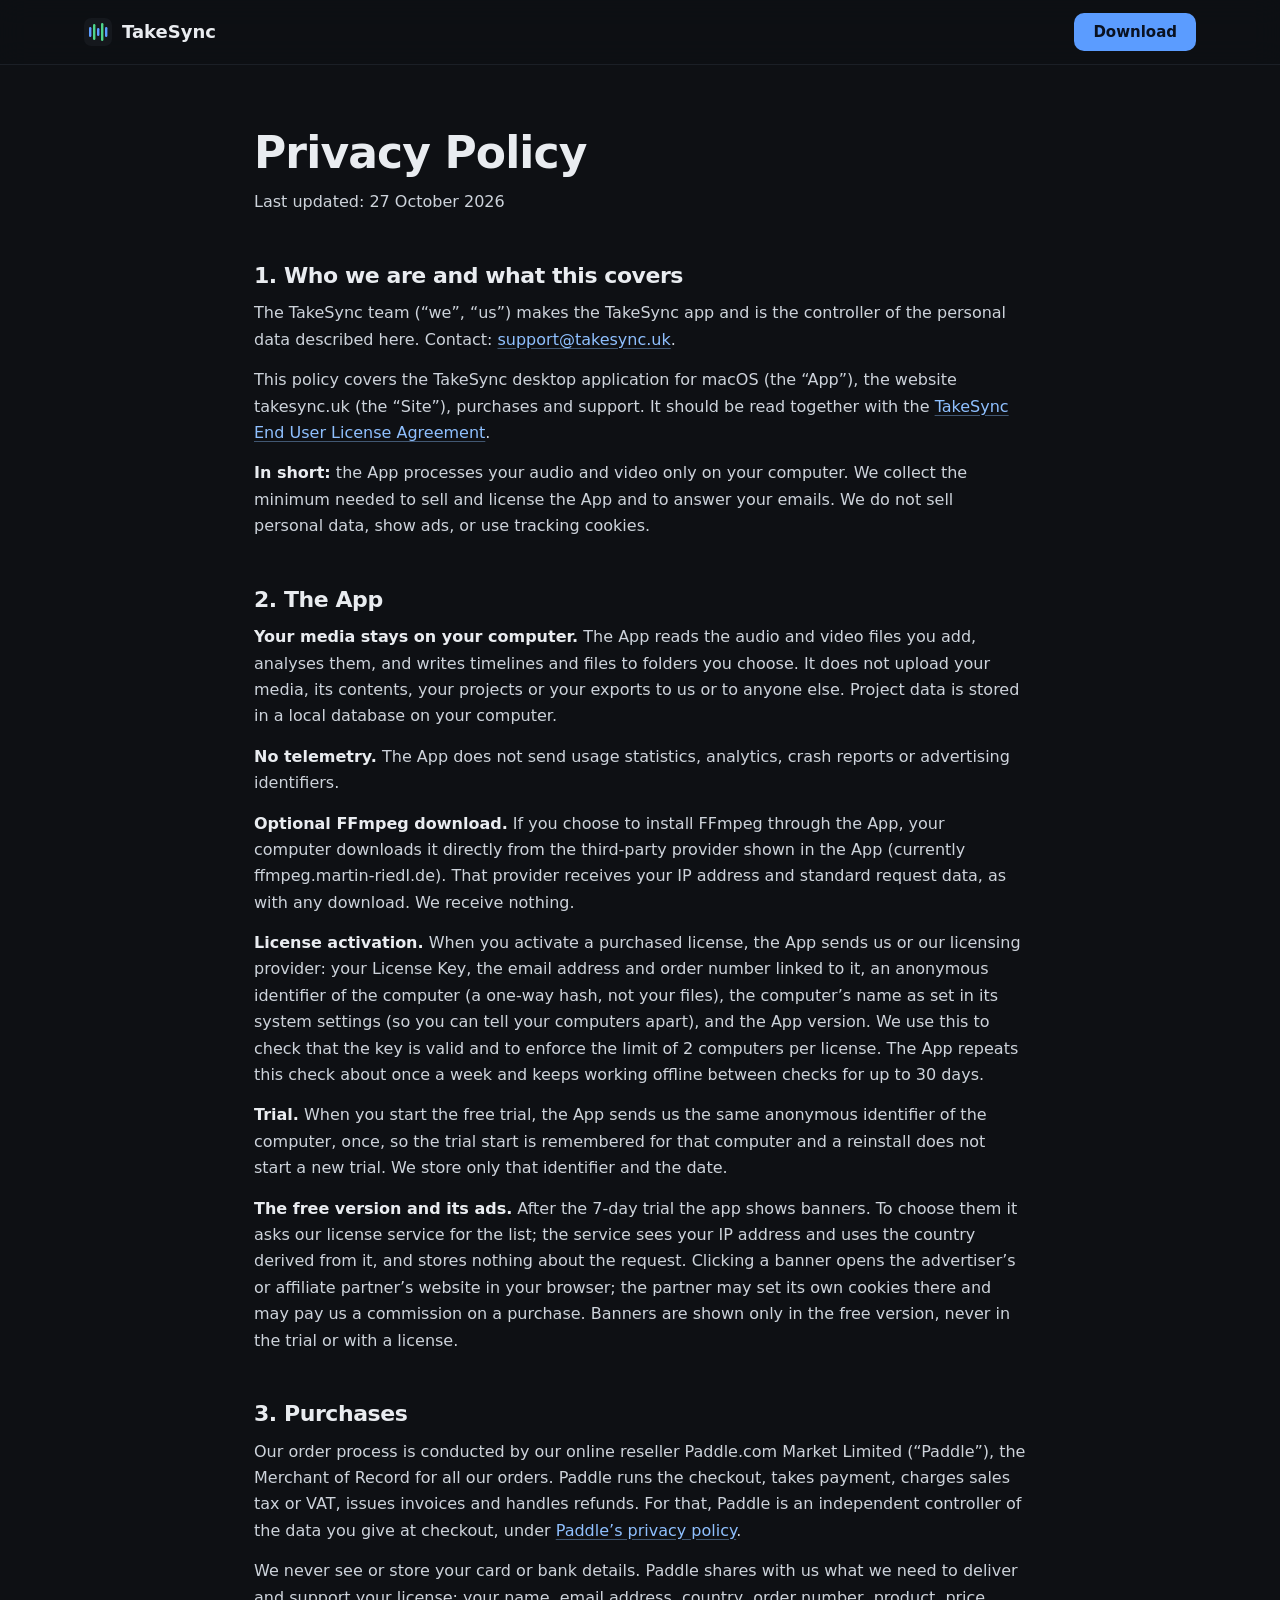
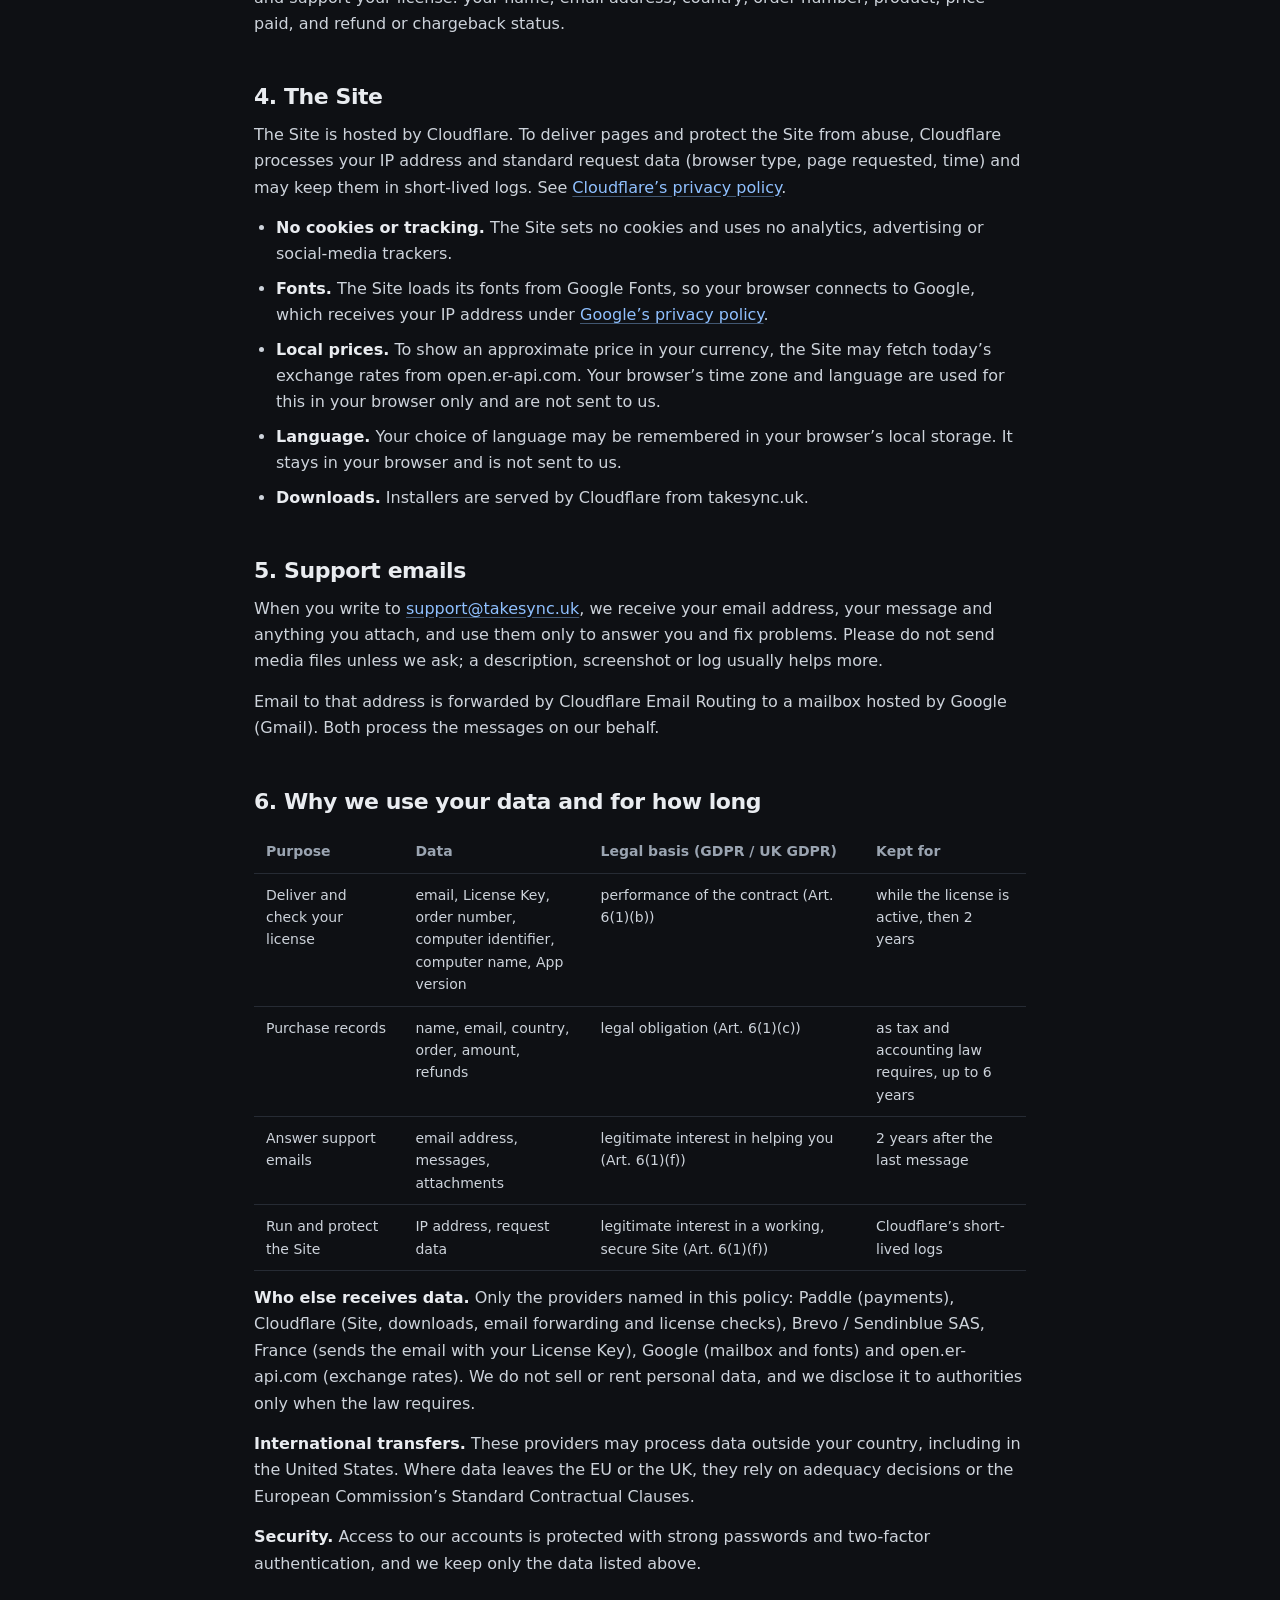
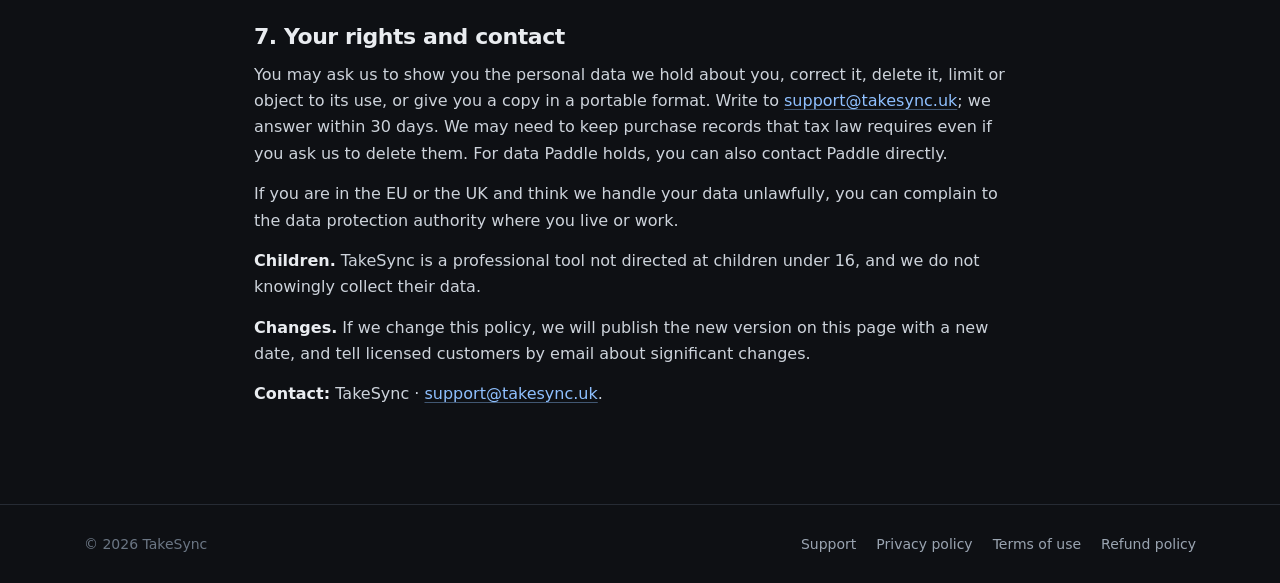
<file: privacy.html>
<!doctype html>
<html lang="en">
<head>
<meta charset="utf-8">
<meta name="viewport" content="width=device-width, initial-scale=1">
<title>Privacy Policy — TakeSync</title>
<meta name="description" content="How TakeSync handles personal data. Your media stays on your computer.">
<meta name="theme-color" content="#0e1014">
<link rel="icon" href="/favicon.svg" type="image/svg+xml">
<link rel="stylesheet" href="/styles.css?v=20261103">
</head>
<body>
<a class="skip" href="#main">Skip to content</a>
<header class="nav-wrap">
  <nav class="nav container" aria-label="Main">
    <a href="/" class="brand" aria-label="TakeSync home">
      <svg width="28" height="28" viewBox="0 0 28 28" aria-hidden="true"><rect width="28" height="28" rx="7" fill="#15181d"/><rect x="5" y="9" width="2.4" height="10" rx="1.2" fill="#5b9cff"/><rect x="9" y="6" width="2.4" height="16" rx="1.2" fill="#4fd58a"/><rect x="13" y="10" width="2.4" height="8" rx="1.2" fill="#5b9cff"/><rect x="17" y="5" width="2.4" height="18" rx="1.2" fill="#4fd58a"/><rect x="21" y="9" width="2.4" height="10" rx="1.2" fill="#5b9cff"/></svg>
      TakeSync
    </a>
    <a href="/?get=1" class="btn btn-primary btn-sm legal-cta">Download</a>
  </nav>
</header>
<main id="main" class="container narrow legal">
  <h1>Privacy Policy</h1>
  <p class="legal-updated">Last updated: 27 October 2026</p>
  <h2>1. Who we are and what this covers</h2>
  <p>The TakeSync team (“we”, “us”) makes the TakeSync app and is the controller of the personal data described here. Contact: <a href="mailto:support@takesync.uk">support@takesync.uk</a>.</p>
  <p>This policy covers the TakeSync desktop application for macOS (the “App”), the website takesync.uk (the “Site”), purchases and support. It should be read together with the <a href="/terms">TakeSync End User License Agreement</a>.</p>
  <p><strong>In short:</strong> the App processes your audio and video only on your computer. We collect the minimum needed to sell and license the App and to answer your emails. We do not sell personal data, show ads, or use tracking cookies.</p>
  <h2>2. The App</h2>
  <p><strong>Your media stays on your computer.</strong> The App reads the audio and video files you add, analyses them, and writes timelines and files to folders you choose. It does not upload your media, its contents, your projects or your exports to us or to anyone else. Project data is stored in a local database on your computer.</p>
  <p><strong>No telemetry.</strong> The App does not send usage statistics, analytics, crash reports or advertising identifiers.</p>
  <p><strong>Optional FFmpeg download.</strong> If you choose to install FFmpeg through the App, your computer downloads it directly from the third-party provider shown in the App (currently ffmpeg.martin-riedl.de). That provider receives your IP address and standard request data, as with any download. We receive nothing.</p>
  <p><strong>License activation.</strong> When you activate a purchased license, the App sends us or our licensing provider: your License Key, the email address and order number linked to it, an anonymous identifier of the computer (a one-way hash, not your files), the computer’s name as set in its system settings (so you can tell your computers apart), and the App version. We use this to check that the key is valid and to enforce the limit of 2 computers per license. The App repeats this check about once a week and keeps working offline between checks for up to 30 days.</p>
  <p><strong>Trial.</strong> When you start the free trial, the App sends us the same anonymous identifier of the computer, once, so the trial start is remembered for that computer and a reinstall does not start a new trial. We store only that identifier and the date.</p>
  <p><strong>The free version and its ads.</strong> After the 7-day trial the app shows banners. To choose them it asks our license service for the list; the service sees your IP address and uses the country derived from it, and stores nothing about the request. Clicking a banner opens the advertiser’s or affiliate partner’s website in your browser; the partner may set its own cookies there and may pay us a commission on a purchase. Banners are shown only in the free version, never in the trial or with a license.</p>
  <h2>3. Purchases</h2>
  <p>Our order process is conducted by our online reseller Paddle.com Market Limited (“Paddle”), the Merchant of Record for all our orders. Paddle runs the checkout, takes payment, charges sales tax or VAT, issues invoices and handles refunds. For that, Paddle is an independent controller of the data you give at checkout, under <a href="https://www.paddle.com/privacy-buyers" target="_blank" rel="noopener">Paddle’s privacy policy</a>.</p>
  <p>We never see or store your card or bank details. Paddle shares with us what we need to deliver and support your license: your name, email address, country, order number, product, price paid, and refund or chargeback status.</p>
  <h2>4. The Site</h2>
  <p>The Site is hosted by Cloudflare. To deliver pages and protect the Site from abuse, Cloudflare processes your IP address and standard request data (browser type, page requested, time) and may keep them in short-lived logs. See <a href="https://www.cloudflare.com/privacypolicy/" target="_blank" rel="noopener">Cloudflare’s privacy policy</a>.</p>
  <ul>
  <li><strong>No cookies or tracking.</strong> The Site sets no cookies and uses no analytics, advertising or social-media trackers.</li>
  <li><strong>Fonts.</strong> The Site loads its fonts from Google Fonts, so your browser connects to Google, which receives your IP address under <a href="https://policies.google.com/privacy" target="_blank" rel="noopener">Google’s privacy policy</a>.</li>
  <li><strong>Local prices.</strong> To show an approximate price in your currency, the Site may fetch today’s exchange rates from open.er-api.com. Your browser’s time zone and language are used for this in your browser only and are not sent to us.</li>
  <li><strong>Language.</strong> Your choice of language may be remembered in your browser’s local storage. It stays in your browser and is not sent to us.</li>
  <li><strong>Downloads.</strong> Installers are served by Cloudflare from takesync.uk.</li>
  </ul>
  <h2>5. Support emails</h2>
  <p>When you write to <a href="mailto:support@takesync.uk">support@takesync.uk</a>, we receive your email address, your message and anything you attach, and use them only to answer you and fix problems. Please do not send media files unless we ask; a description, screenshot or log usually helps more.</p>
  <p>Email to that address is forwarded by Cloudflare Email Routing to a mailbox hosted by Google (Gmail). Both process the messages on our behalf.</p>
  <h2>6. Why we use your data and for how long</h2>
  <table>
  <thead>
  <tr>
  <th>Purpose</th>
  <th>Data</th>
  <th>Legal basis (GDPR / UK GDPR)</th>
  <th>Kept for</th>
  </tr>
  </thead>
  <tbody>
  <tr>
  <td>Deliver and check your license</td>
  <td>email, License Key, order number, computer identifier, computer name, App version</td>
  <td>performance of the contract (Art. 6(1)(b))</td>
  <td>while the license is active, then 2 years</td>
  </tr>
  <tr>
  <td>Purchase records</td>
  <td>name, email, country, order, amount, refunds</td>
  <td>legal obligation (Art. 6(1)(c))</td>
  <td>as tax and accounting law requires, up to 6 years</td>
  </tr>
  <tr>
  <td>Answer support emails</td>
  <td>email address, messages, attachments</td>
  <td>legitimate interest in helping you (Art. 6(1)(f))</td>
  <td>2 years after the last message</td>
  </tr>
  <tr>
  <td>Run and protect the Site</td>
  <td>IP address, request data</td>
  <td>legitimate interest in a working, secure Site (Art. 6(1)(f))</td>
  <td>Cloudflare’s short-lived logs</td>
  </tr>
  </tbody>
  </table>
  <p><strong>Who else receives data.</strong> Only the providers named in this policy: Paddle (payments), Cloudflare (Site, downloads, email forwarding and license checks), Brevo / Sendinblue SAS, France (sends the email with your License Key), Google (mailbox and fonts) and open.er-api.com (exchange rates). We do not sell or rent personal data, and we disclose it to authorities only when the law requires.</p>
  <p><strong>International transfers.</strong> These providers may process data outside your country, including in the United States. Where data leaves the EU or the UK, they rely on adequacy decisions or the European Commission’s Standard Contractual Clauses.</p>
  <p><strong>Security.</strong> Access to our accounts is protected with strong passwords and two-factor authentication, and we keep only the data listed above.</p>
  <h2>7. Your rights and contact</h2>
  <p>You may ask us to show you the personal data we hold about you, correct it, delete it, limit or object to its use, or give you a copy in a portable format. Write to <a href="mailto:support@takesync.uk">support@takesync.uk</a>; we answer within 30 days. We may need to keep purchase records that tax law requires even if you ask us to delete them. For data Paddle holds, you can also contact Paddle directly.</p>
  <p>If you are in the EU or the UK and think we handle your data unlawfully, you can complain to the data protection authority where you live or work.</p>
  <p><strong>Children.</strong> TakeSync is a professional tool not directed at children under 16, and we do not knowingly collect their data.</p>
  <p><strong>Changes.</strong> If we change this policy, we will publish the new version on this page with a new date, and tell licensed customers by email about significant changes.</p>
  <p><strong>Contact:</strong> TakeSync · <a href="mailto:support@takesync.uk">support@takesync.uk</a>.</p>
</main>
<footer class="footer">
  <div class="container footer-row">
    <span>© 2026 TakeSync</span>
    <div class="footer-links">
      <a href="mailto:support@takesync.uk">Support</a>
      <a href="/privacy">Privacy policy</a>
      <a href="/terms">Terms of use</a>
      <a href="/refund">Refund policy</a>
    </div>
  </div>
</footer>
</body>
</html>
</file>
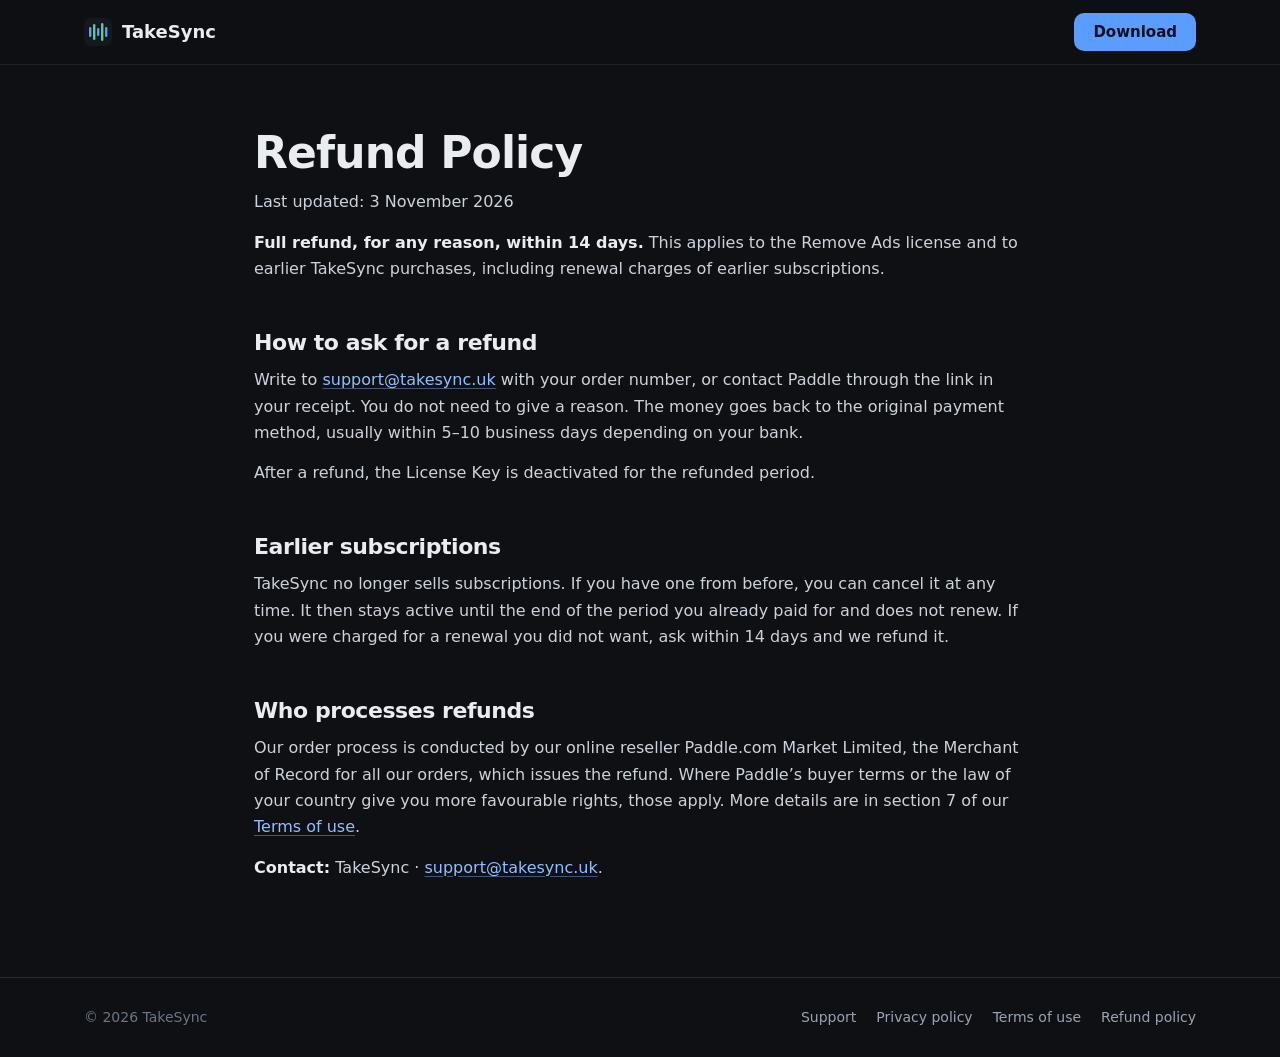
<file: refund.html>
<!doctype html>
<html lang="en">
<head>
<meta charset="utf-8">
<meta name="viewport" content="width=device-width, initial-scale=1">
<title>Refund Policy — TakeSync</title>
<meta name="description" content="TakeSync refunds: full refund for any reason within 14 days of a purchase or renewal.">
<meta name="theme-color" content="#0e1014">
<link rel="icon" href="/favicon.svg" type="image/svg+xml">
<link rel="stylesheet" href="/styles.css?v=20261103">
</head>
<body>
<a class="skip" href="#main">Skip to content</a>
<header class="nav-wrap">
  <nav class="nav container" aria-label="Main">
    <a href="/" class="brand" aria-label="TakeSync home">
      <svg width="28" height="28" viewBox="0 0 28 28" aria-hidden="true"><rect width="28" height="28" rx="7" fill="#15181d"/><rect x="5" y="9" width="2.4" height="10" rx="1.2" fill="#5b9cff"/><rect x="9" y="6" width="2.4" height="16" rx="1.2" fill="#4fd58a"/><rect x="13" y="10" width="2.4" height="8" rx="1.2" fill="#5b9cff"/><rect x="17" y="5" width="2.4" height="18" rx="1.2" fill="#4fd58a"/><rect x="21" y="9" width="2.4" height="10" rx="1.2" fill="#5b9cff"/></svg>
      TakeSync
    </a>
    <a href="/?get=1" class="btn btn-primary btn-sm legal-cta">Download</a>
  </nav>
</header>
<main id="main" class="container narrow legal">
  <h1>Refund Policy</h1>
  <p class="legal-updated">Last updated: 3 November 2026</p>
  <p><strong>Full refund, for any reason, within 14 days.</strong> This applies to the Remove Ads license and to earlier TakeSync purchases, including renewal charges of earlier subscriptions.</p>
  <h2>How to ask for a refund</h2>
  <p>Write to <a href="mailto:support@takesync.uk">support@takesync.uk</a> with your order number, or contact Paddle through the link in your receipt. You do not need to give a reason. The money goes back to the original payment method, usually within 5–10 business days depending on your bank.</p>
  <p>After a refund, the License Key is deactivated for the refunded period.</p>
  <h2>Earlier subscriptions</h2>
  <p>TakeSync no longer sells subscriptions. If you have one from before, you can cancel it at any time. It then stays active until the end of the period you already paid for and does not renew. If you were charged for a renewal you did not want, ask within 14 days and we refund it.</p>
  <h2>Who processes refunds</h2>
  <p>Our order process is conducted by our online reseller Paddle.com Market Limited, the Merchant of Record for all our orders, which issues the refund. Where Paddle’s buyer terms or the law of your country give you more favourable rights, those apply. More details are in section 7 of our <a href="/terms">Terms of use</a>.</p>
  <p><strong>Contact:</strong> TakeSync · <a href="mailto:support@takesync.uk">support@takesync.uk</a>.</p>
</main>
<footer class="footer">
  <div class="container footer-row">
    <span>© 2026 TakeSync</span>
    <div class="footer-links">
      <a href="mailto:support@takesync.uk">Support</a>
      <a href="/privacy">Privacy policy</a>
      <a href="/terms">Terms of use</a>
      <a href="/refund">Refund policy</a>
    </div>
  </div>
</footer>
</body>
</html>
</file>
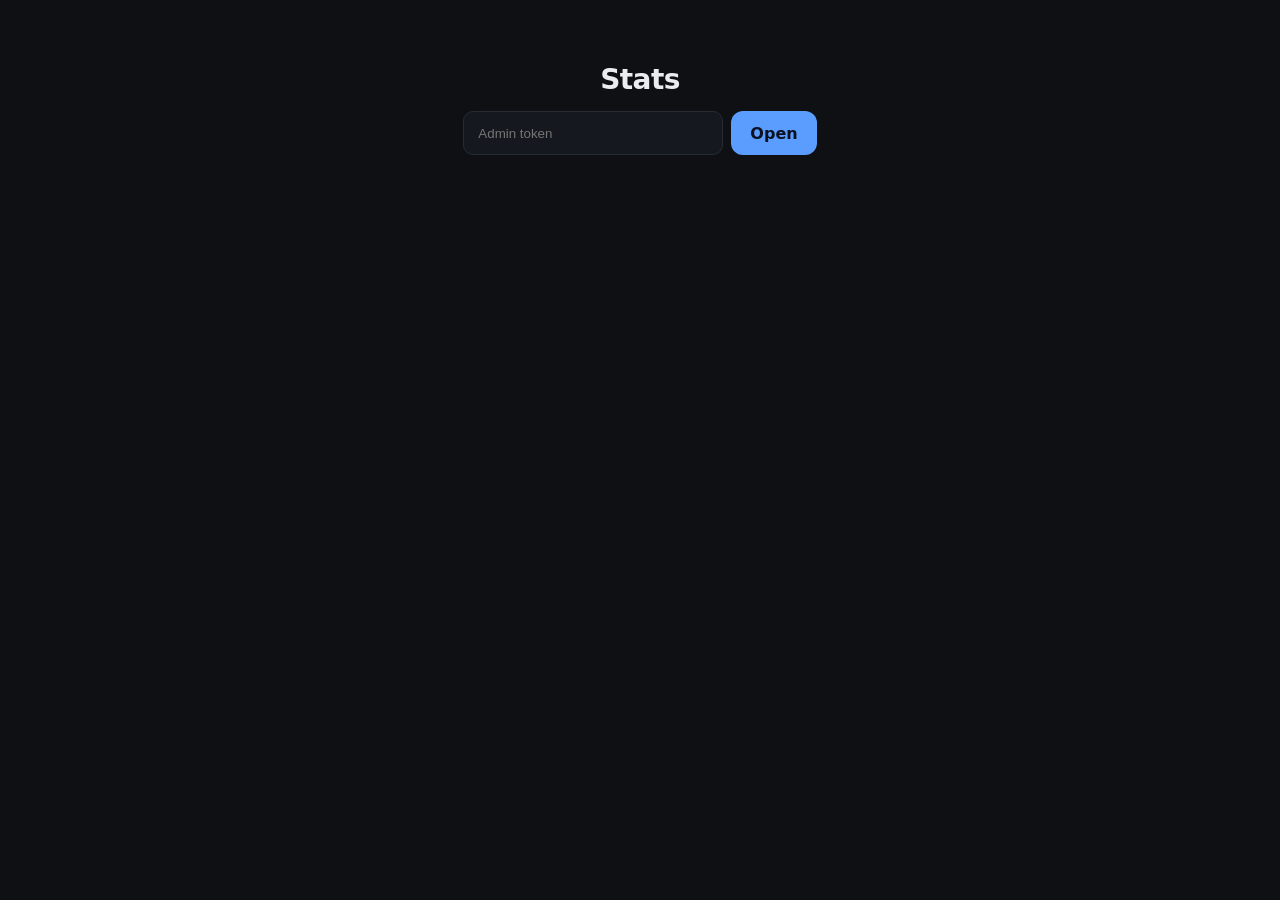
<file: stats-e9a0e7b67f.html>
<!doctype html>
<html lang="en">
<head>
<meta charset="utf-8">
<meta name="viewport" content="width=device-width, initial-scale=1">
<meta name="robots" content="noindex, nofollow">
<title>Downloads — TakeSync</title>
<link rel="icon" href="favicon.svg" type="image/svg+xml">
<link rel="stylesheet" href="/styles.css?v=20261103">
</head>
<body>
<main class="container narrow" style="padding:64px 16px;text-align:center;">
  <section id="login" hidden>
    <h1 style="font-size:28px;margin-bottom:16px;">Stats</h1>
    <form id="login-form" style="display:flex;gap:8px;justify-content:center;flex-wrap:wrap;">
      <input id="token" type="password" placeholder="Admin token" autocomplete="current-password" style="padding:12px 14px;border-radius:10px;border:1px solid #262b34;background:#15181e;color:#e9ecf0;min-width:260px;">
      <button class="btn btn-primary" type="submit">Open</button>
    </form>
    <p id="err" style="color:#ff5c74;margin-top:12px;"></p>
  </section>
  <section id="data" hidden>
    <p style="color:#9aa4b1;margin:0;">Downloads</p>
    <p id="total" style="font-size:96px;line-height:1;font-weight:800;margin:8px 0 24px;">–</p>
    <p style="color:#9aa4b1;">Today <b id="today">–</b> · 30 days <b id="month">–</b> · Trials started (30 d) <b id="trials">–</b> · Email clicks (30 d) <b id="clicks">–</b></p>
    <table style="margin:28px auto 0;border-collapse:collapse;text-align:left;min-width:280px;">
      <thead><tr><th style="padding:6px 14px;color:#9aa4b1;">Source</th><th style="padding:6px 14px;color:#9aa4b1;">Downloads</th><th style="padding:6px 14px;color:#9aa4b1;">Email clicks</th></tr></thead>
      <tbody id="refs"></tbody>
    </table>
    <p style="margin-top:28px;"><button id="refresh" class="btn btn-sm" type="button">Refresh</button> <button id="logout" class="btn btn-sm" type="button">Log out</button></p>
    <p id="status" class="small" style="color:#6b7684;"></p>
  </section>
</main>
<script src="/stats.js?v=1"></script>
</body>
</html>
</file>
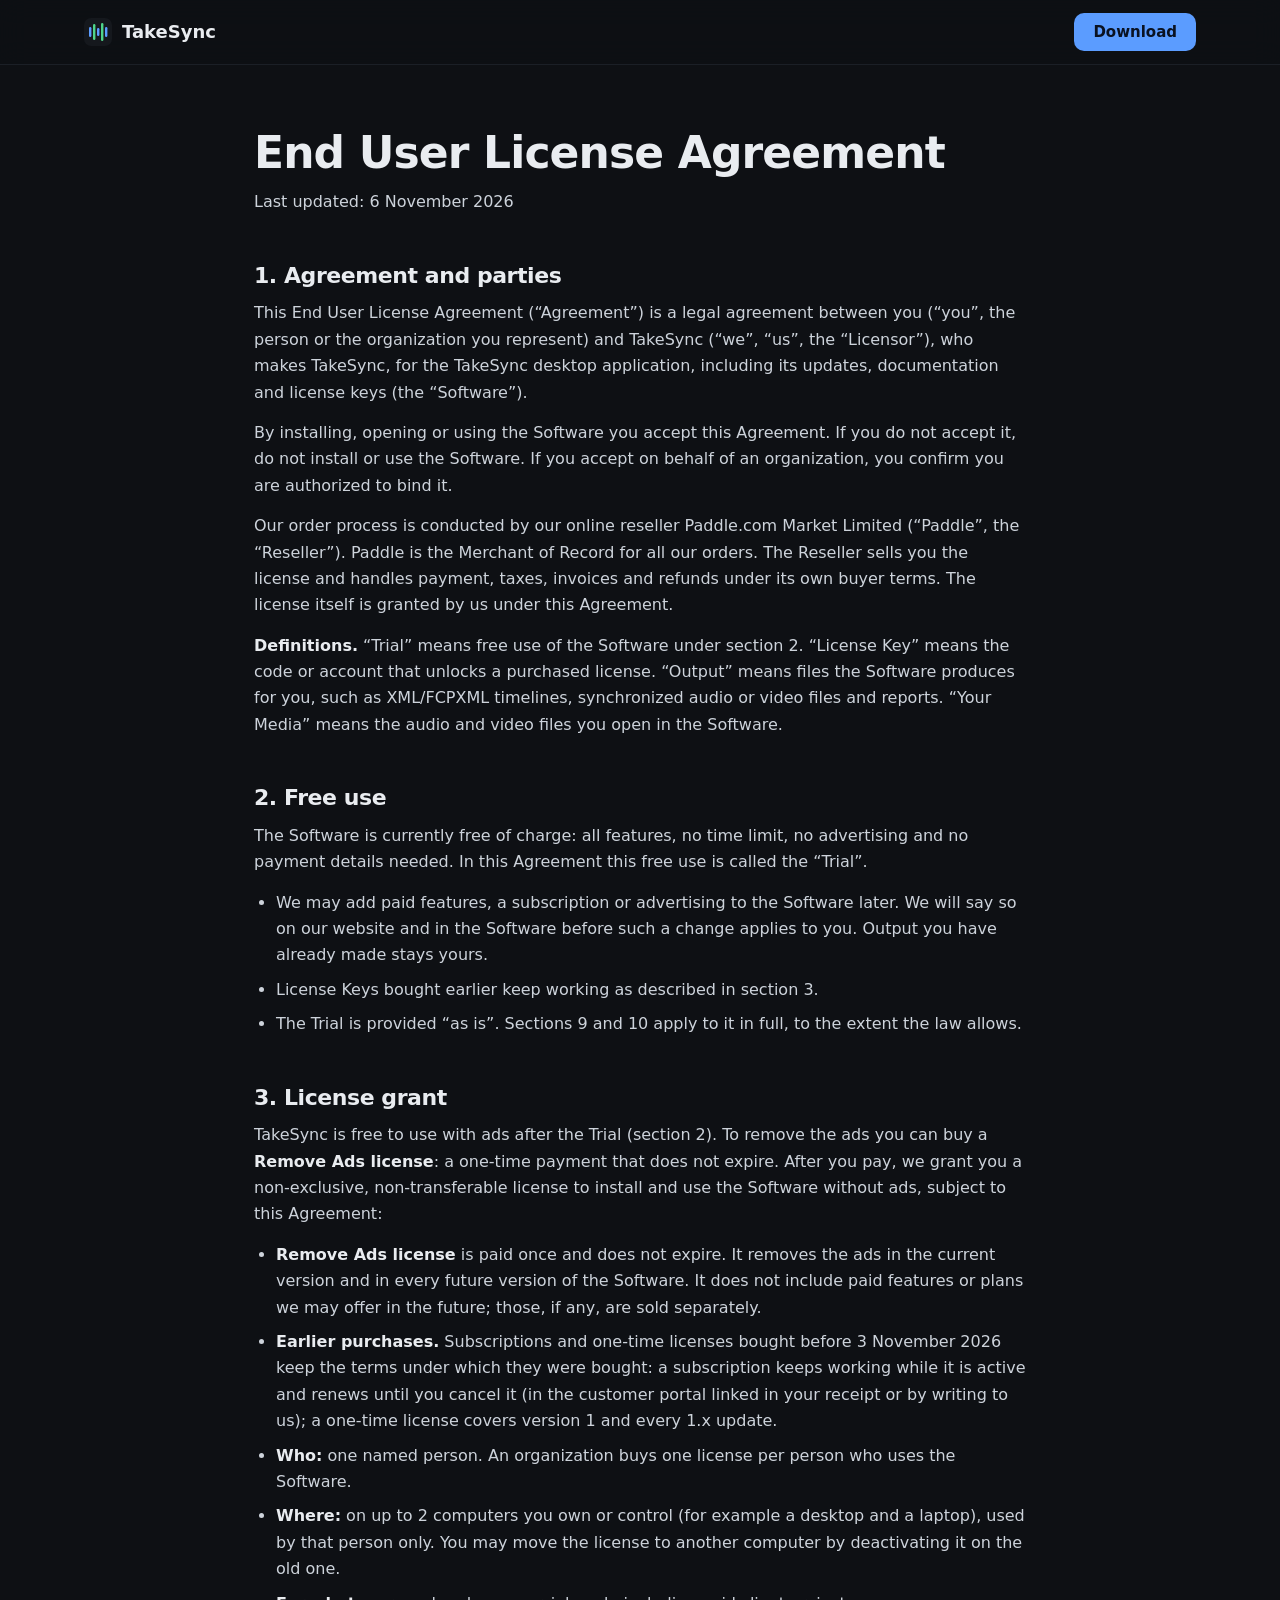
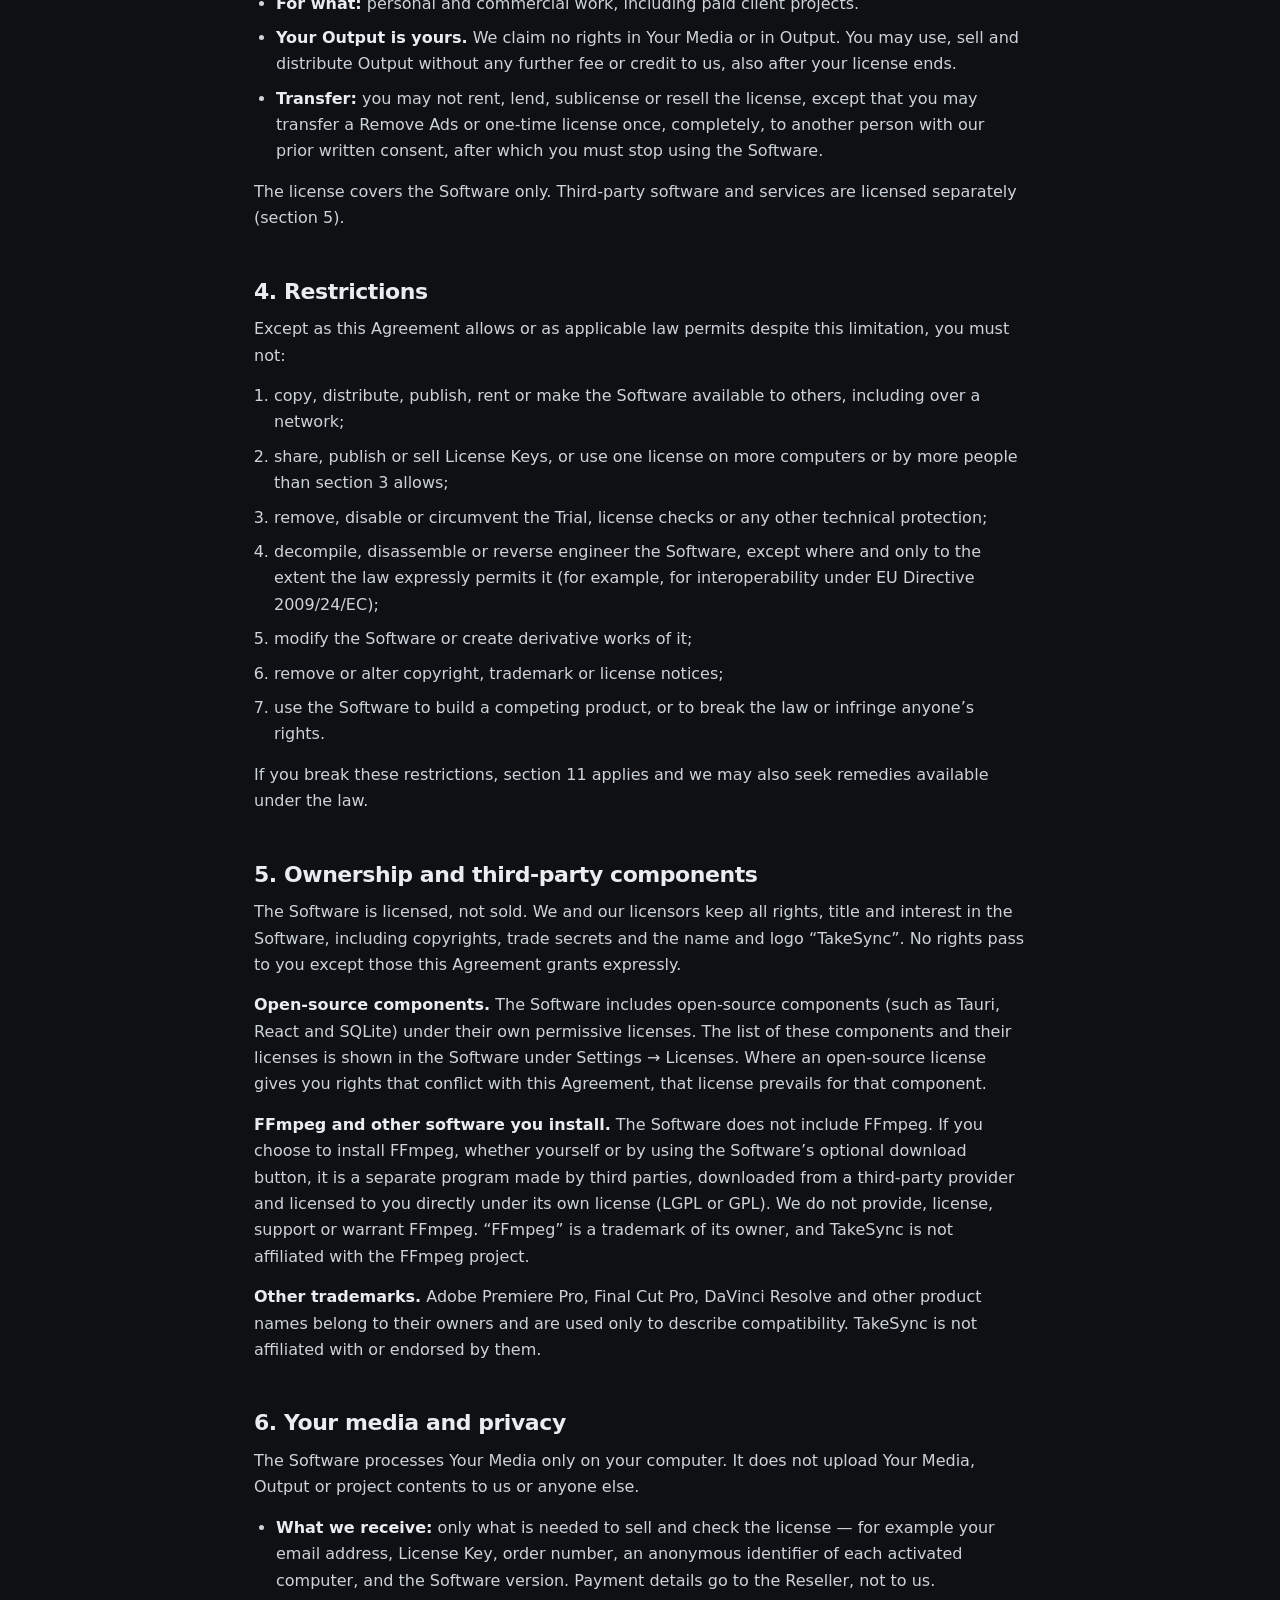
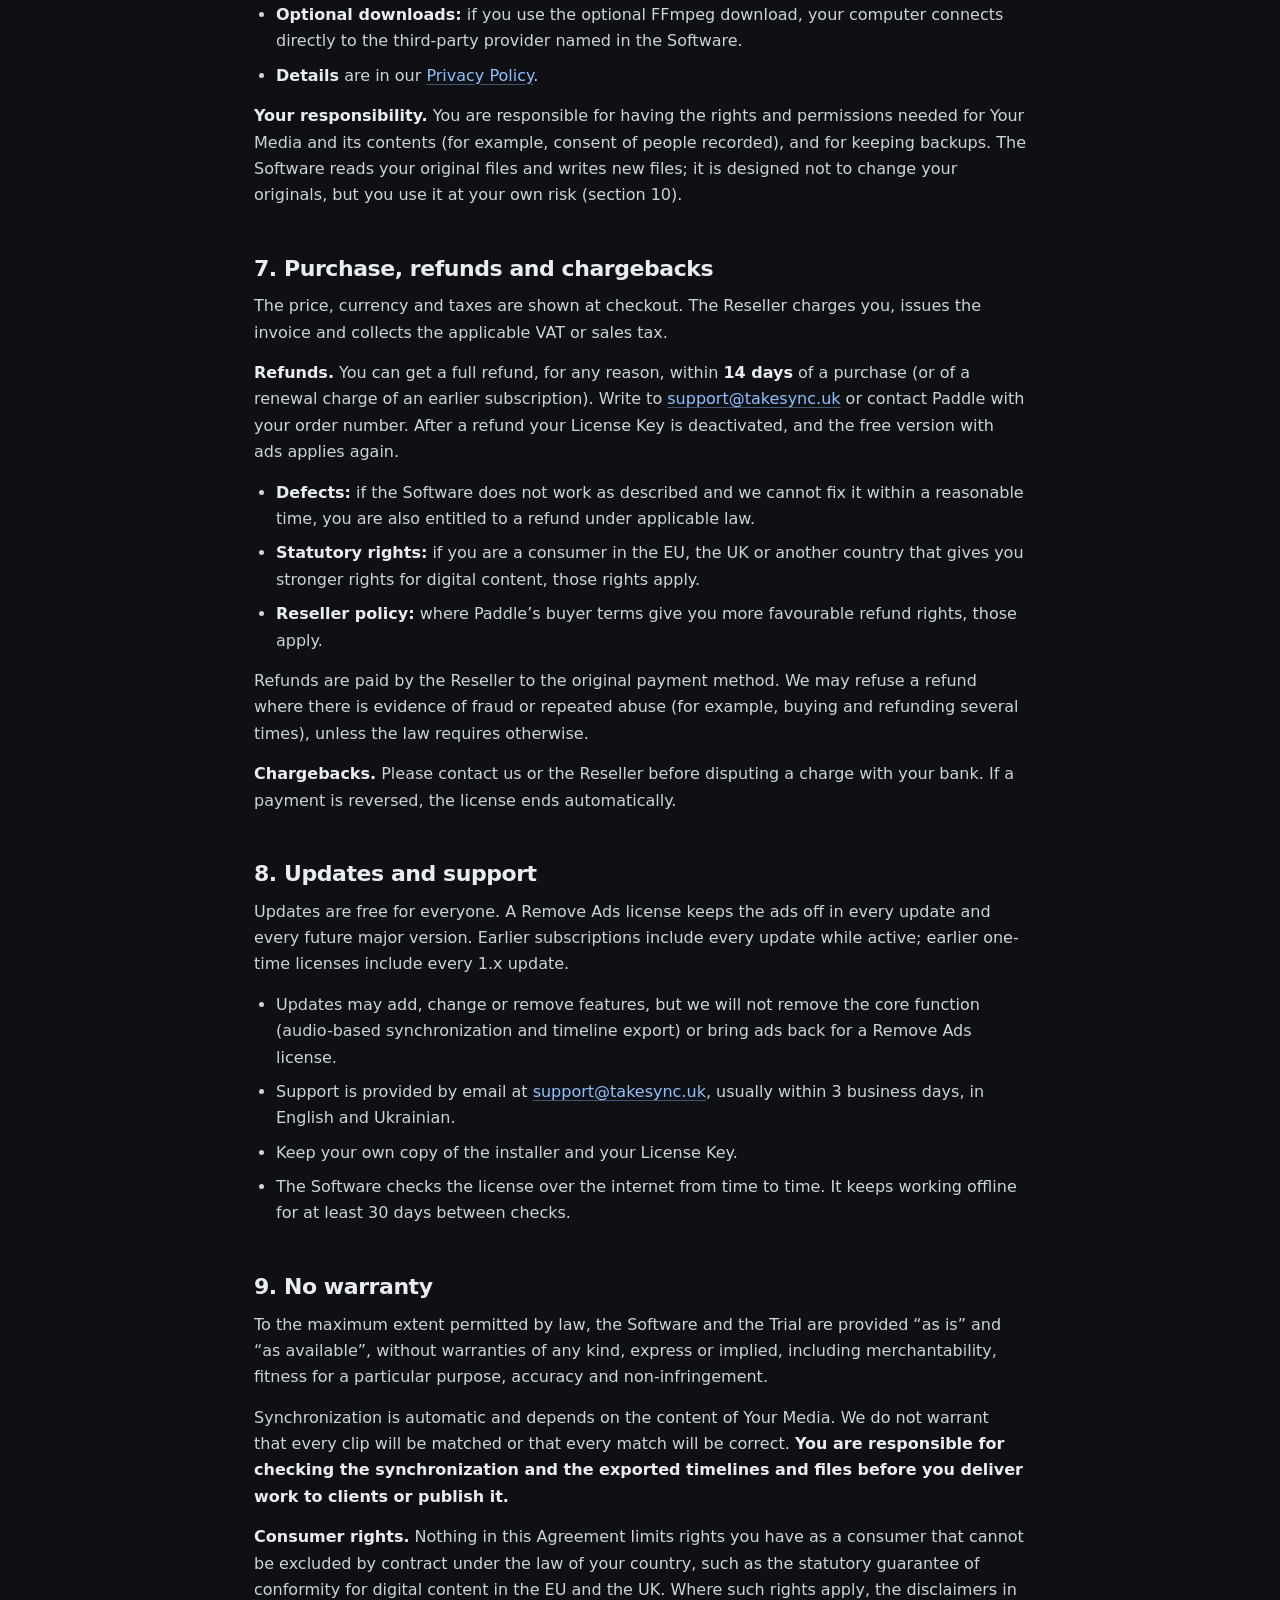
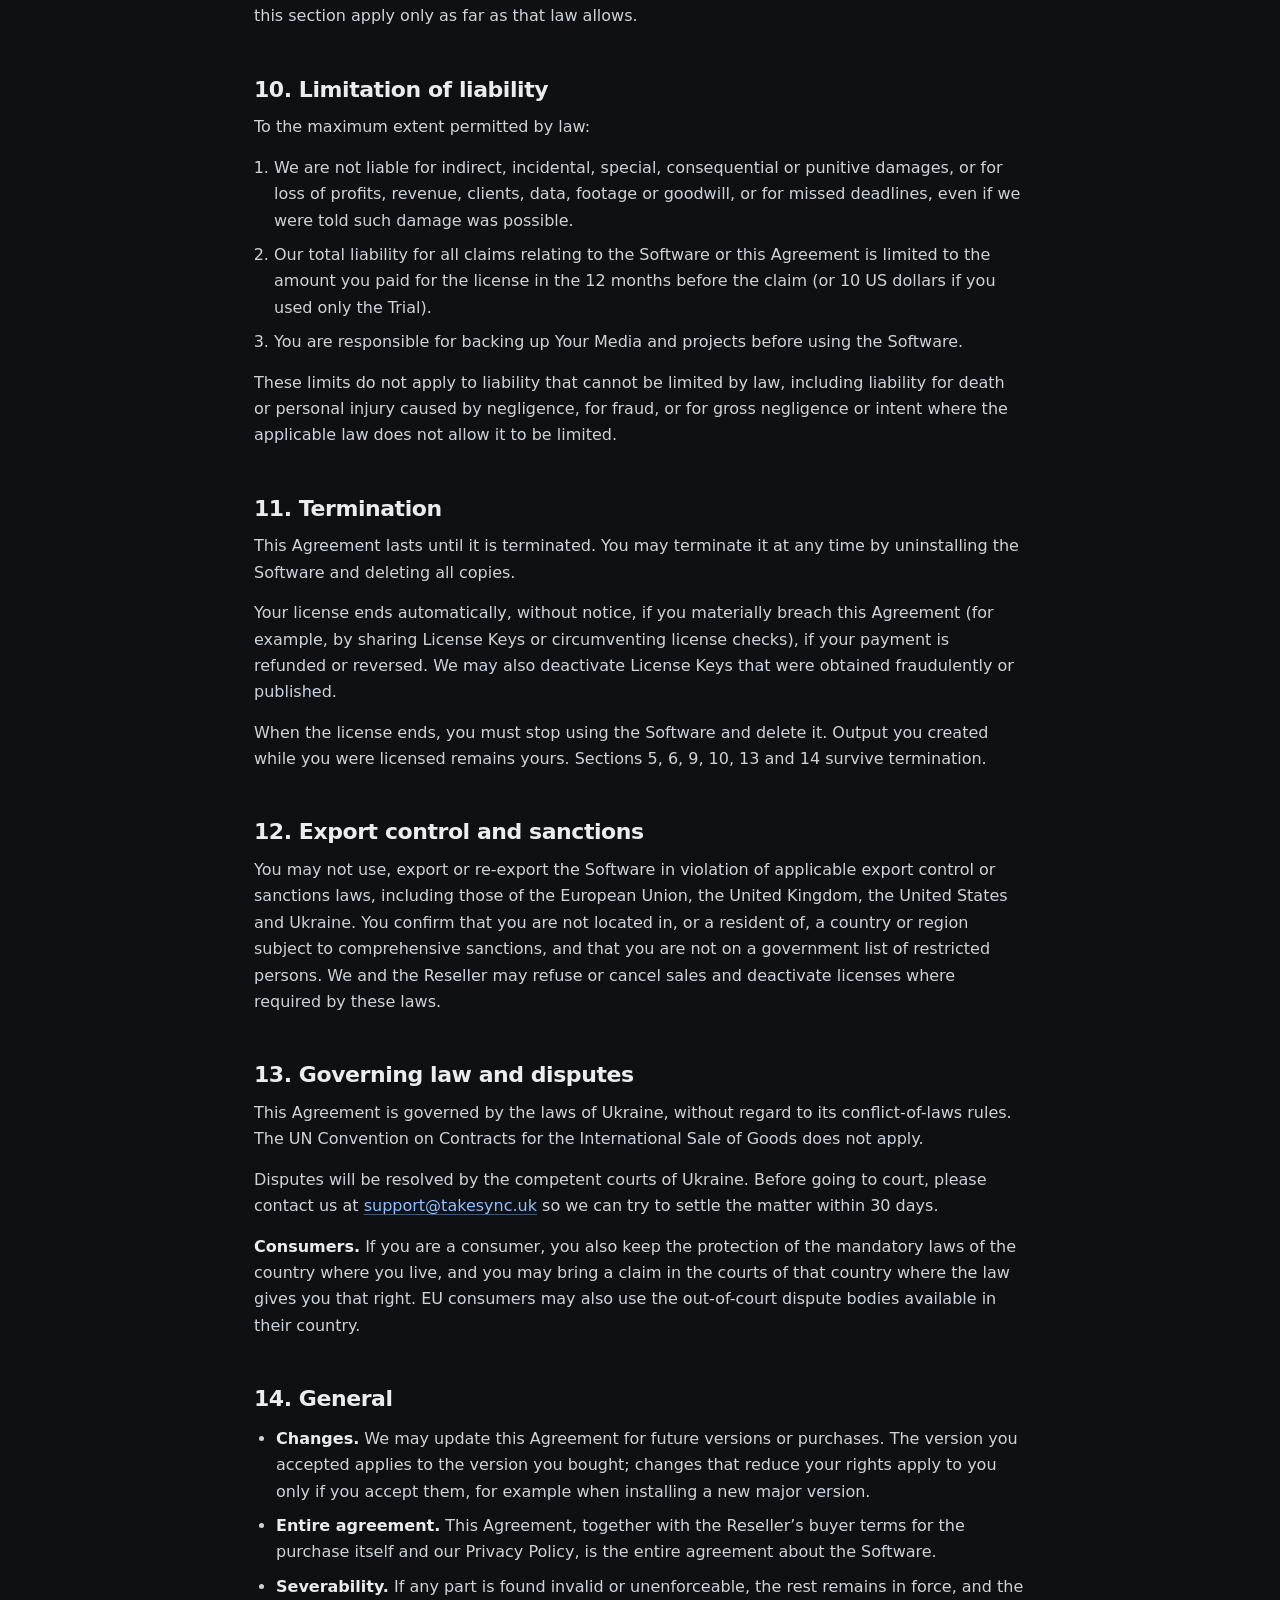
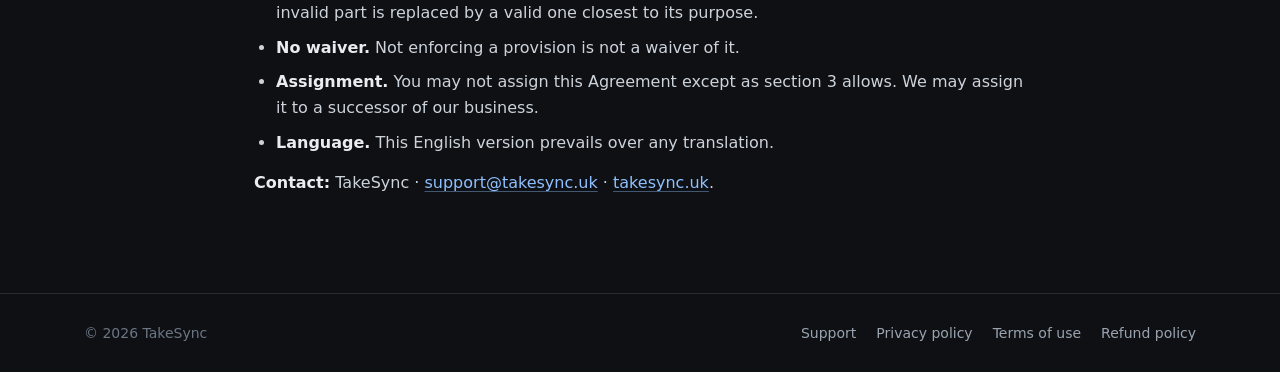
<file: terms.html>
<!doctype html>
<html lang="en">
<head>
<meta charset="utf-8">
<meta name="viewport" content="width=device-width, initial-scale=1">
<title>End User License Agreement — TakeSync</title>
<meta name="description" content="The license terms for TakeSync: 7-day trial, then a free version with ads; a one-time Remove Ads license for one person on up to 2 computers; 14-day refunds.">
<meta name="theme-color" content="#0e1014">
<link rel="icon" href="/favicon.svg" type="image/svg+xml">
<link rel="stylesheet" href="/styles.css?v=20261103">
</head>
<body>
<a class="skip" href="#main">Skip to content</a>
<header class="nav-wrap">
  <nav class="nav container" aria-label="Main">
    <a href="/" class="brand" aria-label="TakeSync home">
      <svg width="28" height="28" viewBox="0 0 28 28" aria-hidden="true"><rect width="28" height="28" rx="7" fill="#15181d"/><rect x="5" y="9" width="2.4" height="10" rx="1.2" fill="#5b9cff"/><rect x="9" y="6" width="2.4" height="16" rx="1.2" fill="#4fd58a"/><rect x="13" y="10" width="2.4" height="8" rx="1.2" fill="#5b9cff"/><rect x="17" y="5" width="2.4" height="18" rx="1.2" fill="#4fd58a"/><rect x="21" y="9" width="2.4" height="10" rx="1.2" fill="#5b9cff"/></svg>
      TakeSync
    </a>
    <a href="/?get=1" class="btn btn-primary btn-sm legal-cta">Download</a>
  </nav>
</header>
<main id="main" class="container narrow legal">
  <h1>End User License Agreement</h1>
  <p class="legal-updated">Last updated: 6 November 2026</p>
  <h2>1. Agreement and parties</h2>
  <p>This End User License Agreement (“Agreement”) is a legal agreement between you (“you”, the person or the organization you represent) and TakeSync (“we”, “us”, the “Licensor”), who makes TakeSync, for the TakeSync desktop application, including its updates, documentation and license keys (the “Software”).</p>
  <p>By installing, opening or using the Software you accept this Agreement. If you do not accept it, do not install or use the Software. If you accept on behalf of an organization, you confirm you are authorized to bind it.</p>
  <p>Our order process is conducted by our online reseller Paddle.com Market Limited (“Paddle”, the “Reseller”). Paddle is the Merchant of Record for all our orders. The Reseller sells you the license and handles payment, taxes, invoices and refunds under its own buyer terms. The license itself is granted by us under this Agreement.</p>
  <p><strong>Definitions.</strong> “Trial” means free use of the Software under section 2. “License Key” means the code or account that unlocks a purchased license. “Output” means files the Software produces for you, such as XML/FCPXML timelines, synchronized audio or video files and reports. “Your Media” means the audio and video files you open in the Software.</p>
  <h2>2. Free use</h2>
  <p>The Software is currently free of charge: all features, no time limit, no advertising and no payment details needed. In this Agreement this free use is called the “Trial”.</p>
  <ul>
  <li>We may add paid features, a subscription or advertising to the Software later. We will say so on our website and in the Software before such a change applies to you. Output you have already made stays yours.</li>
  <li>License Keys bought earlier keep working as described in section 3.</li>
  <li>The Trial is provided “as is”. Sections 9 and 10 apply to it in full, to the extent the law allows.</li>
  </ul>
  <h2>3. License grant</h2>
  <p>TakeSync is free to use with ads after the Trial (section 2). To remove the ads you can buy a <strong>Remove Ads license</strong>: a one-time payment that does not expire. After you pay, we grant you a non-exclusive, non-transferable license to install and use the Software without ads, subject to this Agreement:</p>
  <ul>
  <li><strong>Remove Ads license</strong> is paid once and does not expire. It removes the ads in the current version and in every future version of the Software. It does not include paid features or plans we may offer in the future; those, if any, are sold separately.</li>
  <li><strong>Earlier purchases.</strong> Subscriptions and one-time licenses bought before 3 November 2026 keep the terms under which they were bought: a subscription keeps working while it is active and renews until you cancel it (in the customer portal linked in your receipt or by writing to us); a one-time license covers version 1 and every 1.x update.</li>
  <li><strong>Who:</strong> one named person. An organization buys one license per person who uses the Software.</li>
  <li><strong>Where:</strong> on up to 2 computers you own or control (for example a desktop and a laptop), used by that person only. You may move the license to another computer by deactivating it on the old one.</li>
  <li><strong>For what:</strong> personal and commercial work, including paid client projects.</li>
  <li><strong>Your Output is yours.</strong> We claim no rights in Your Media or in Output. You may use, sell and distribute Output without any further fee or credit to us, also after your license ends.</li>
  <li><strong>Transfer:</strong> you may not rent, lend, sublicense or resell the license, except that you may transfer a Remove Ads or one-time license once, completely, to another person with our prior written consent, after which you must stop using the Software.</li>
  </ul>
  <p>The license covers the Software only. Third-party software and services are licensed separately (section 5).</p>
  <h2>4. Restrictions</h2>
  <p>Except as this Agreement allows or as applicable law permits despite this limitation, you must not:</p>
  <ol>
  <li>copy, distribute, publish, rent or make the Software available to others, including over a network;</li>
  <li>share, publish or sell License Keys, or use one license on more computers or by more people than section 3 allows;</li>
  <li>remove, disable or circumvent the Trial, license checks or any other technical protection;</li>
  <li>decompile, disassemble or reverse engineer the Software, except where and only to the extent the law expressly permits it (for example, for interoperability under EU Directive 2009/24/EC);</li>
  <li>modify the Software or create derivative works of it;</li>
  <li>remove or alter copyright, trademark or license notices;</li>
  <li>use the Software to build a competing product, or to break the law or infringe anyone’s rights.</li>
  </ol>
  <p>If you break these restrictions, section 11 applies and we may also seek remedies available under the law.</p>
  <h2>5. Ownership and third-party components</h2>
  <p>The Software is licensed, not sold. We and our licensors keep all rights, title and interest in the Software, including copyrights, trade secrets and the name and logo “TakeSync”. No rights pass to you except those this Agreement grants expressly.</p>
  <p><strong>Open-source components.</strong> The Software includes open-source components (such as Tauri, React and SQLite) under their own permissive licenses. The list of these components and their licenses is shown in the Software under Settings → Licenses. Where an open-source license gives you rights that conflict with this Agreement, that license prevails for that component.</p>
  <p><strong>FFmpeg and other software you install.</strong> The Software does not include FFmpeg. If you choose to install FFmpeg, whether yourself or by using the Software’s optional download button, it is a separate program made by third parties, downloaded from a third-party provider and licensed to you directly under its own license (LGPL or GPL). We do not provide, license, support or warrant FFmpeg. “FFmpeg” is a trademark of its owner, and TakeSync is not affiliated with the FFmpeg project.</p>
  <p><strong>Other trademarks.</strong> Adobe Premiere Pro, Final Cut Pro, DaVinci Resolve and other product names belong to their owners and are used only to describe compatibility. TakeSync is not affiliated with or endorsed by them.</p>
  <h2>6. Your media and privacy</h2>
  <p>The Software processes Your Media only on your computer. It does not upload Your Media, Output or project contents to us or anyone else.</p>
  <ul>
  <li><strong>What we receive:</strong> only what is needed to sell and check the license — for example your email address, License Key, order number, an anonymous identifier of each activated computer, and the Software version. Payment details go to the Reseller, not to us.</li>
  <li><strong>Optional downloads:</strong> if you use the optional FFmpeg download, your computer connects directly to the third-party provider named in the Software.</li>
  <li><strong>Details</strong> are in our <a href="/privacy">Privacy Policy</a>.</li>
  </ul>
  <p><strong>Your responsibility.</strong> You are responsible for having the rights and permissions needed for Your Media and its contents (for example, consent of people recorded), and for keeping backups. The Software reads your original files and writes new files; it is designed not to change your originals, but you use it at your own risk (section 10).</p>
  <h2>7. Purchase, refunds and chargebacks</h2>
  <p>The price, currency and taxes are shown at checkout. The Reseller charges you, issues the invoice and collects the applicable VAT or sales tax.</p>
  <p><strong>Refunds.</strong> You can get a full refund, for any reason, within <strong>14 days</strong> of a purchase (or of a renewal charge of an earlier subscription). Write to <a href="mailto:support@takesync.uk">support@takesync.uk</a> or contact Paddle with your order number. After a refund your License Key is deactivated, and the free version with ads applies again.</p>
  <ul>
  <li><strong>Defects:</strong> if the Software does not work as described and we cannot fix it within a reasonable time, you are also entitled to a refund under applicable law.</li>
  <li><strong>Statutory rights:</strong> if you are a consumer in the EU, the UK or another country that gives you stronger rights for digital content, those rights apply.</li>
  <li><strong>Reseller policy:</strong> where Paddle’s buyer terms give you more favourable refund rights, those apply.</li>
  </ul>
  <p>Refunds are paid by the Reseller to the original payment method. We may refuse a refund where there is evidence of fraud or repeated abuse (for example, buying and refunding several times), unless the law requires otherwise.</p>
  <p><strong>Chargebacks.</strong> Please contact us or the Reseller before disputing a charge with your bank. If a payment is reversed, the license ends automatically.</p>
  <h2>8. Updates and support</h2>
  <p>Updates are free for everyone. A Remove Ads license keeps the ads off in every update and every future major version. Earlier subscriptions include every update while active; earlier one-time licenses include every 1.x update.</p>
  <ul>
  <li>Updates may add, change or remove features, but we will not remove the core function (audio-based synchronization and timeline export) or bring ads back for a Remove Ads license.</li>
  <li>Support is provided by email at <a href="mailto:support@takesync.uk">support@takesync.uk</a>, usually within 3 business days, in English and Ukrainian.</li>
  <li>Keep your own copy of the installer and your License Key.</li>
  <li>The Software checks the license over the internet from time to time. It keeps working offline for at least 30 days between checks.</li>
  </ul>
  <h2>9. No warranty</h2>
  <p>To the maximum extent permitted by law, the Software and the Trial are provided “as is” and “as available”, without warranties of any kind, express or implied, including merchantability, fitness for a particular purpose, accuracy and non-infringement.</p>
  <p>Synchronization is automatic and depends on the content of Your Media. We do not warrant that every clip will be matched or that every match will be correct. <strong>You are responsible for checking the synchronization and the exported timelines and files before you deliver work to clients or publish it.</strong></p>
  <p><strong>Consumer rights.</strong> Nothing in this Agreement limits rights you have as a consumer that cannot be excluded by contract under the law of your country, such as the statutory guarantee of conformity for digital content in the EU and the UK. Where such rights apply, the disclaimers in this section apply only as far as that law allows.</p>
  <h2>10. Limitation of liability</h2>
  <p>To the maximum extent permitted by law:</p>
  <ol>
  <li>We are not liable for indirect, incidental, special, consequential or punitive damages, or for loss of profits, revenue, clients, data, footage or goodwill, or for missed deadlines, even if we were told such damage was possible.</li>
  <li>Our total liability for all claims relating to the Software or this Agreement is limited to the amount you paid for the license in the 12 months before the claim (or 10 US dollars if you used only the Trial).</li>
  <li>You are responsible for backing up Your Media and projects before using the Software.</li>
  </ol>
  <p>These limits do not apply to liability that cannot be limited by law, including liability for death or personal injury caused by negligence, for fraud, or for gross negligence or intent where the applicable law does not allow it to be limited.</p>
  <h2>11. Termination</h2>
  <p>This Agreement lasts until it is terminated. You may terminate it at any time by uninstalling the Software and deleting all copies.</p>
  <p>Your license ends automatically, without notice, if you materially breach this Agreement (for example, by sharing License Keys or circumventing license checks), if your payment is refunded or reversed. We may also deactivate License Keys that were obtained fraudulently or published.</p>
  <p>When the license ends, you must stop using the Software and delete it. Output you created while you were licensed remains yours. Sections 5, 6, 9, 10, 13 and 14 survive termination.</p>
  <h2>12. Export control and sanctions</h2>
  <p>You may not use, export or re-export the Software in violation of applicable export control or sanctions laws, including those of the European Union, the United Kingdom, the United States and Ukraine. You confirm that you are not located in, or a resident of, a country or region subject to comprehensive sanctions, and that you are not on a government list of restricted persons. We and the Reseller may refuse or cancel sales and deactivate licenses where required by these laws.</p>
  <h2>13. Governing law and disputes</h2>
  <p>This Agreement is governed by the laws of Ukraine, without regard to its conflict-of-laws rules. The UN Convention on Contracts for the International Sale of Goods does not apply.</p>
  <p>Disputes will be resolved by the competent courts of Ukraine. Before going to court, please contact us at <a href="mailto:support@takesync.uk">support@takesync.uk</a> so we can try to settle the matter within 30 days.</p>
  <p><strong>Consumers.</strong> If you are a consumer, you also keep the protection of the mandatory laws of the country where you live, and you may bring a claim in the courts of that country where the law gives you that right. EU consumers may also use the out-of-court dispute bodies available in their country.</p>
  <h2>14. General</h2>
  <ul>
  <li><strong>Changes.</strong> We may update this Agreement for future versions or purchases. The version you accepted applies to the version you bought; changes that reduce your rights apply to you only if you accept them, for example when installing a new major version.</li>
  <li><strong>Entire agreement.</strong> This Agreement, together with the Reseller’s buyer terms for the purchase itself and our Privacy Policy, is the entire agreement about the Software.</li>
  <li><strong>Severability.</strong> If any part is found invalid or unenforceable, the rest remains in force, and the invalid part is replaced by a valid one closest to its purpose.</li>
  <li><strong>No waiver.</strong> Not enforcing a provision is not a waiver of it.</li>
  <li><strong>Assignment.</strong> You may not assign this Agreement except as section 3 allows. We may assign it to a successor of our business.</li>
  <li><strong>Language.</strong> This English version prevails over any translation.</li>
  </ul>
  <p><strong>Contact:</strong> TakeSync · <a href="mailto:support@takesync.uk">support@takesync.uk</a> · <a href="https://takesync.uk" target="_blank" rel="noopener">takesync.uk</a>.</p>
</main>
<footer class="footer">
  <div class="container footer-row">
    <span>© 2026 TakeSync</span>
    <div class="footer-links">
      <a href="mailto:support@takesync.uk">Support</a>
      <a href="/privacy">Privacy policy</a>
      <a href="/terms">Terms of use</a>
      <a href="/refund">Refund policy</a>
    </div>
  </div>
</footer>
</body>
</html>
</file>
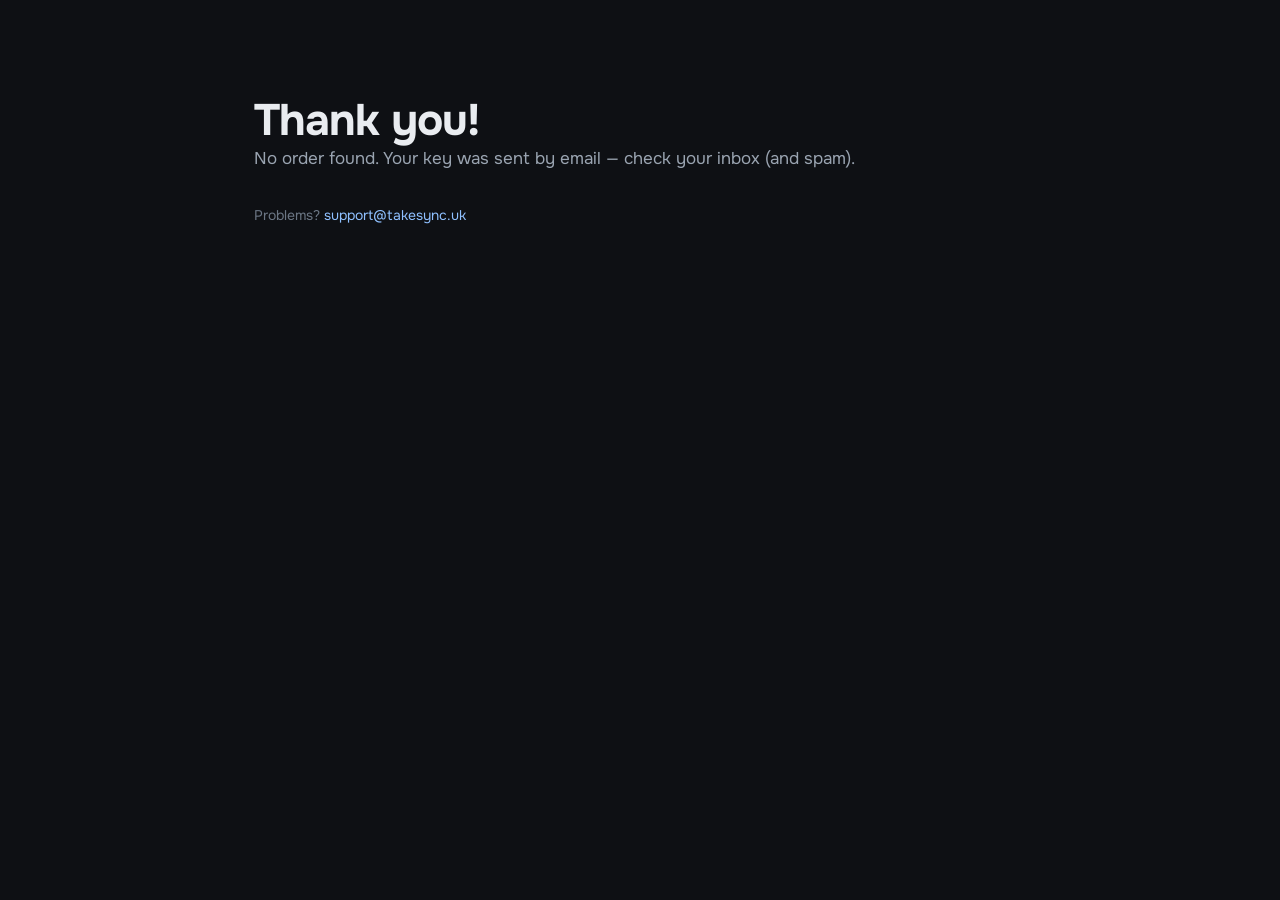
<file: thanks.html>
<!doctype html>
<html lang="en">
<head>
<meta charset="utf-8">
<meta name="viewport" content="width=device-width, initial-scale=1">
<meta name="robots" content="noindex">
<title>Thank you — TakeSync</title>
<link rel="icon" href="favicon.svg" type="image/svg+xml">
<link rel="preconnect" href="https://fonts.googleapis.com">
<link rel="preconnect" href="https://fonts.gstatic.com" crossorigin>
<link href="https://fonts.googleapis.com/css2?family=Onest:wght@400;500;600;700;800&family=JetBrains+Mono:wght@500;600&display=swap" rel="stylesheet">
<link rel="stylesheet" href="/styles.css?v=20261103">
</head>
<body>
<main class="container narrow thanks">
  <h1 style="font-size:clamp(30px,4vw,44px)">Thank you!</h1>
  <p class="muted" id="msg">Preparing your license key… this takes a few seconds.</p>
  <div id="ready" hidden>
    <p class="muted">Your key (also sent to <b id="email"></b>):</p>
    <div class="keybox" id="key"></div>
    <div class="row">
      <button class="btn btn-primary" id="copy">Copy key</button>
      <a class="btn btn-ghost" href="/download/TakeSync.dmg" download>Download for Mac</a>
    </div>
    <ol>
      <li>Open TakeSync and click <b>Trial / License</b> in the top bar.</li>
      <li>Paste the key and press <b>Activate</b>.</li>
      <li>The key works on 2 computers. To move it, press <b>Deactivate</b> on the old one first.</li>
    </ol>
  </div>
  <p class="small faint" style="margin-top:32px">Problems? <a href="mailto:support@takesync.uk">support@takesync.uk</a></p>
</main>
<script src="/thanks.js?v=20261026"></script>
</body>
</html>
</file>
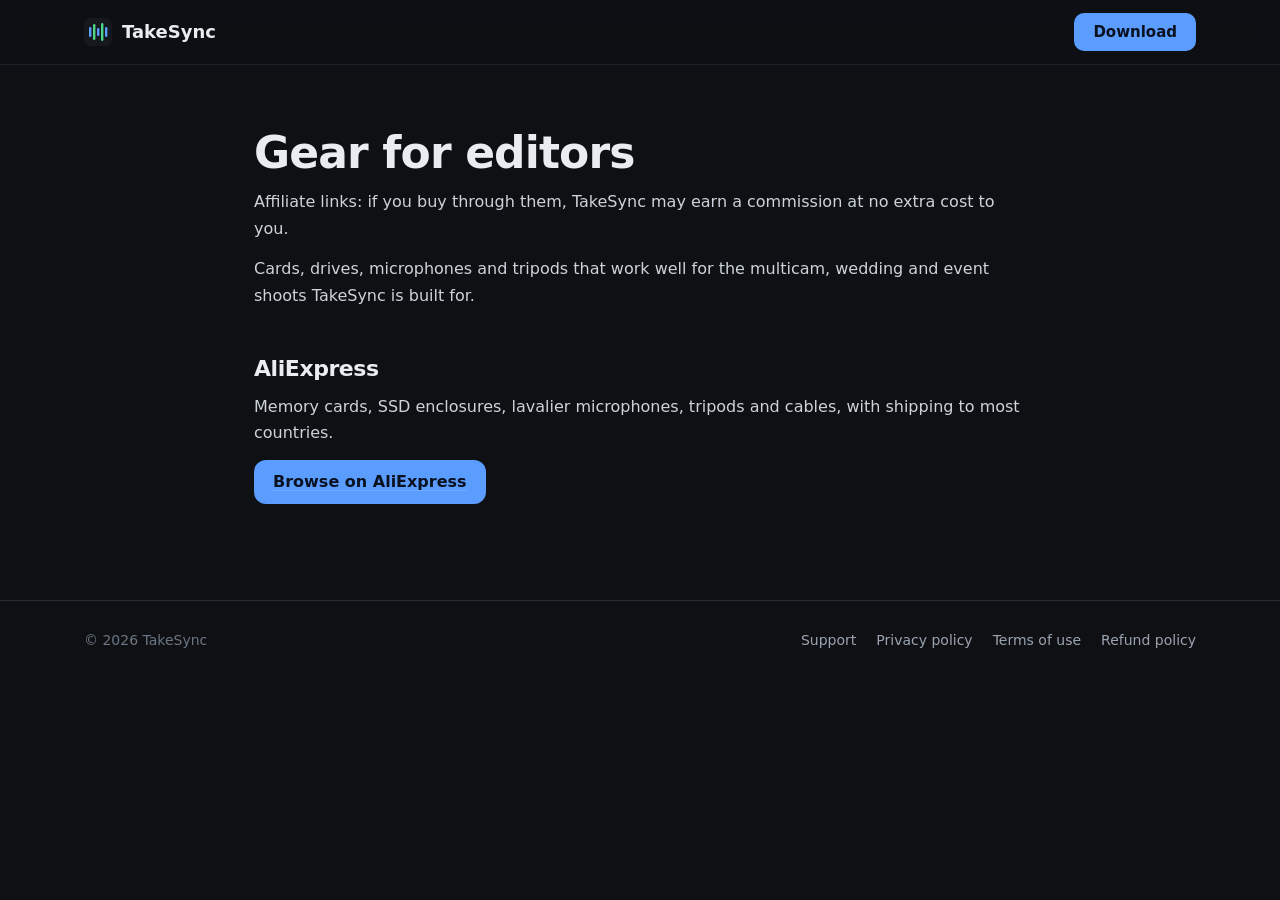
<file: tools.html>
<!doctype html>
<html lang="en">
<head>
<meta charset="utf-8">
<meta name="viewport" content="width=device-width, initial-scale=1">
<title>Gear for editors — TakeSync</title>
<meta name="description" content="Gear we like for video editors: memory cards, drives, microphones and tripods.">
<meta name="robots" content="noindex">
<meta name="theme-color" content="#0e1014">
<script src="/tools.js?v=2"></script>
<link rel="icon" href="/favicon.svg" type="image/svg+xml">
<link rel="stylesheet" href="/styles.css?v=20261103">
</head>
<body>
<a class="skip" href="#main">Skip to content</a>
<header class="nav-wrap">
  <nav class="nav container" aria-label="Main">
    <a href="/" class="brand" aria-label="TakeSync home">
      <svg width="28" height="28" viewBox="0 0 28 28" aria-hidden="true"><rect width="28" height="28" rx="7" fill="#15181d"/><rect x="5" y="9" width="2.4" height="10" rx="1.2" fill="#5b9cff"/><rect x="9" y="6" width="2.4" height="16" rx="1.2" fill="#4fd58a"/><rect x="13" y="10" width="2.4" height="8" rx="1.2" fill="#5b9cff"/><rect x="17" y="5" width="2.4" height="18" rx="1.2" fill="#4fd58a"/><rect x="21" y="9" width="2.4" height="10" rx="1.2" fill="#5b9cff"/></svg>
      TakeSync
    </a>
    <a href="/?get=1" class="btn btn-primary btn-sm legal-cta">Download</a>
  </nav>
</header>
<main id="main" class="container narrow legal">
  <h1>Gear for editors</h1>
  <p class="legal-updated">Affiliate links: if you buy through them, TakeSync may earn a commission at no extra cost to you.</p>
  <p>Cards, drives, microphones and tripods that work well for the multicam, wedding and event shoots TakeSync is built for.</p>
  <h2>AliExpress</h2>
  <p>Memory cards, SSD enclosures, lavalier microphones, tripods and cables, with shipping to most countries.</p>
  <p><a class="btn btn-primary" href="https://rzekl.com/c/1e8d1144944e5ba376aa16525dc3e8/" target="_blank" rel="sponsored nofollow noopener">Browse on AliExpress</a></p>
</main>
<footer class="footer">
  <div class="container footer-row">
    <span>© 2026 TakeSync</span>
    <div class="footer-links">
      <a href="mailto:support@takesync.uk">Support</a>
      <a href="/privacy">Privacy policy</a>
      <a href="/terms">Terms of use</a>
      <a href="/refund">Refund policy</a>
    </div>
  </div>
</footer>
</body>
</html>
</file>
<file: styles.css>
:root {
  --bg: #0e1014;
  --surface: #15181e;
  --raised: #1c2028;
  --border: #262b34;
  --border-strong: #3a414c;
  --text: #e9ecf0;
  --muted: #9aa4b1;
  --faint: #6b7684;
  /* track colours, as in the app's timeline */
  --video: #5b9cff;
  --audio: #4fd58a;
  --clock: #f2b84b;
  --cut: #ff5c74;
  --accent: #5b9cff;
  --accent-hover: #7cb1ff;
  --on-accent: #0a1222;
  --link: #8fc0ff;
  --mono: 'JetBrains Mono', ui-monospace, SFMono-Regular, Menlo, monospace;
  color-scheme: dark;
}

* { box-sizing: border-box; }
html { scroll-behavior: smooth; scroll-padding-top: 80px; }
@media (prefers-reduced-motion: reduce) { html { scroll-behavior: auto; } }

body {
  margin: 0;
  background: var(--bg);
  color: var(--text);
  font-family: 'Onest', system-ui, -apple-system, 'Segoe UI', sans-serif;
  font-size: 17px;
  line-height: 1.6;
  -webkit-font-smoothing: antialiased;
  overflow-x: hidden;
}
a { color: var(--link); text-decoration: none; }
a:hover { color: #b9d7ff; }
:focus-visible { outline: 2px solid var(--link); outline-offset: 3px; border-radius: 6px; }
h1, h2, h3 { margin: 0; letter-spacing: -0.02em; line-height: 1.12; }
p { margin: 0; }
.mono { font-family: var(--mono); }
.muted { color: var(--muted); }
.faint { color: var(--faint); }
.small { font-size: 14px; }

.skip { position: absolute; left: -9999px; top: 8px; background: var(--accent); color: var(--on-accent); padding: 8px 14px; border-radius: 8px; z-index: 100; }
.skip:focus { left: 16px; }

.container { max-width: 1160px; margin: 0 auto; padding-left: 24px; padding-right: 24px; }
.narrow { max-width: 820px; }
.section { padding-top: 128px; }
.section-last { padding-top: 136px; padding-bottom: 112px; }
.section h2 { font-size: clamp(30px, 4vw, 44px); font-weight: 750; max-width: 22ch; }
.section .h2-sm { font-size: clamp(24px, 3vw, 32px); }
.section-lead { color: var(--muted); max-width: 62ch; margin-top: 16px; }

/* buttons */
.btn { display: inline-flex; align-items: center; justify-content: center; gap: 10px; min-height: 44px; padding: 0 18px; border-radius: 12px; font: inherit; font-weight: 600; font-size: 16px; border: 1px solid transparent; cursor: pointer; transition: background .15s, border-color .15s, color .15s; }
.btn-sm { font-size: 15px; border-radius: 10px; min-height: 38px; }
.btn-lg { min-height: 52px; padding: 0 24px; font-size: 17px; }
.btn-block { display: flex; width: 100%; min-height: 48px; }
.btn-primary { background: var(--accent); color: var(--on-accent); font-weight: 700; }
.btn-primary:hover { background: var(--accent-hover); color: var(--on-accent); }
.btn-ghost { background: transparent; color: var(--text); border-color: var(--border-strong); }
.btn-ghost:hover { border-color: var(--muted); color: var(--text); }
.btn[hidden] { display: none; }

/* nav */
.nav-wrap { position: sticky; top: 0; z-index: 20; background: rgba(14, 16, 20, .78); backdrop-filter: blur(14px); -webkit-backdrop-filter: blur(14px); border-bottom: 1px solid rgba(38, 43, 52, .6); }
.nav { display: flex; align-items: center; gap: 24px; min-height: 64px; }
.brand { display: inline-flex; align-items: center; gap: 10px; color: var(--text); font-weight: 750; font-size: 18px; }
.brand:hover { color: var(--text); }
.nav-links { display: flex; gap: 22px; margin-left: auto; }
.nav-links a { color: var(--muted); font-size: 15px; }
.nav-links a:hover { color: var(--text); }
.visually-hidden { position: absolute; width: 1px; height: 1px; overflow: hidden; clip: rect(0 0 0 0); white-space: nowrap; }
.lang { position: relative; }
.lang select { appearance: none; -webkit-appearance: none; background: var(--surface) url("data:image/svg+xml,%3Csvg xmlns='http://www.w3.org/2000/svg' width='10' height='6'%3E%3Cpath d='M1 1l4 4 4-4' fill='none' stroke='%239aa4b1' stroke-width='1.6'/%3E%3C/svg%3E") no-repeat right 12px center; color: var(--text); border: 1px solid var(--border); border-radius: 10px; min-height: 38px; padding: 0 32px 0 12px; font-family: inherit; font-size: 14px; font-weight: 500; cursor: pointer; }
.lang select:hover { border-color: var(--border-strong); }
@media (max-width: 900px) { .nav-links { display: none; } .lang { margin-left: auto; } }

/* ---------- hero ---------- */
.hero { position: relative; isolation: isolate; padding-top: clamp(56px, 9vh, 104px); padding-bottom: clamp(40px, 7vh, 88px); overflow: hidden; }
.hero-media { position: absolute; inset: 0; z-index: -1; background: #07080b url("media/hero-poster.jpg") center / cover no-repeat; }
.hero-video { width: 100%; height: 100%; object-fit: cover; object-position: 70% 50%; opacity: .9; }
.hero-media::after { content: ""; position: absolute; inset: 0; background: linear-gradient(90deg, rgba(14,16,20,.92) 0%, rgba(14,16,20,.7) 40%, rgba(14,16,20,.15) 78%, rgba(14,16,20,.3) 100%), linear-gradient(180deg, rgba(14,16,20,.35) 0%, transparent 25%, transparent 70%, var(--bg) 100%); }
@media (max-width: 700px) { .hero-media::after { background: linear-gradient(180deg, rgba(14,16,20,.75) 0%, rgba(14,16,20,.85) 60%, var(--bg) 100%); } }
@media (prefers-reduced-motion: reduce) { .hero-video { display: none; } }
.stage { position: relative; height: 185vh; margin-top: 8px; }
.stage-pin { position: sticky; top: 64px; height: calc(100vh - 64px); display: flex; flex-direction: column; justify-content: center; gap: clamp(18px, 3.2vh, 34px); padding-bottom: 16px; overflow: hidden; }
.hero-copy h1 { font-size: clamp(38px, 5.8vw, 78px); font-weight: 800; letter-spacing: -0.04em; max-width: 19ch; }
.hero-copy .lead { color: var(--muted); font-size: clamp(17px, 1.6vw, 20px); max-width: 56ch; margin-top: 22px; }
.cta-row { display: flex; flex-wrap: wrap; gap: 12px; margin-top: 30px; }
.fine { color: var(--faint); font-size: 14px; margin-top: 16px; }

.timeline { position: relative; margin: 0; padding: 0 0 8px; --p: 0; }
.tl-head { display: flex; justify-content: space-between; align-items: baseline; max-width: 1160px; margin: 0 auto 26px; padding: 0 24px; font: 600 13px var(--mono); }
.tl-status { color: var(--faint); transition: color .3s; }
.timeline.is-synced .tl-status { color: var(--audio); }
.tl-tc { color: var(--muted); font-variant-numeric: tabular-nums; }
.tl-lanes { display: grid; gap: 6px; }
.lane { position: relative; height: 42px; border-top: 1px solid rgba(38, 43, 52, .7); will-change: transform; }
.lane-name { position: absolute; left: 24px; top: 50%; transform: translateY(-50%); z-index: 2; font: 600 12px var(--mono); color: var(--faint); background: var(--bg); padding: 2px 6px; border-radius: 4px; }
.tl-clip { position: absolute; top: 5px; height: 32px; border-radius: 6px; background: color-mix(in srgb, var(--c) 18%, var(--surface)); border: 1px solid color-mix(in srgb, var(--c) 55%, transparent); overflow: hidden; will-change: transform; }
.tl-clip svg { position: absolute; inset: 0; width: 100%; height: 100%; }
.tl-clip path { fill: var(--c); opacity: .85; }
.tl-clip .badge { position: absolute; right: 6px; top: 4px; font: 700 11px var(--mono); color: #1a1405; background: var(--clock); border-radius: 4px; padding: 0 5px; opacity: 0; transition: opacity .3s; }
.timeline.is-synced .tl-clip .badge { opacity: 1; }
.tl-flash { position: absolute; top: 28px; bottom: 8px; left: 50%; width: 2px; background: var(--cut); opacity: 0; pointer-events: none; box-shadow: 0 0 18px 2px rgba(255, 92, 116, .55); }
.timeline.is-synced .tl-flash { animation: flash 1.2s ease-out 1; }
@keyframes flash { 0% { opacity: 0; } 15% { opacity: 1; } 100% { opacity: 0; } }
.tl-hint { text-align: center; color: var(--faint); font: 600 12px var(--mono); margin-top: 22px; transition: opacity .3s; }
.timeline.is-synced .tl-hint { opacity: 0; }

@media (max-height: 700px) {
  .lane { height: 34px; }
  .tl-clip { top: 4px; height: 26px; }
}

@media (prefers-reduced-motion: reduce) {
  .stage { height: auto; }
  .stage-pin { position: relative; top: 0; height: auto; }
  .tl-hint { display: none; }
  .timeline.is-synced .tl-flash { animation: none; }
}

/* ---------- pain: sits under the timeline while it syncs ---------- */
.pain { display: grid; grid-template-columns: minmax(0, 1fr) minmax(0, 1fr); gap: 48px; align-items: start; width: 100%; }
.pain h2 { font-size: clamp(26px, 3.4vw, 42px); font-weight: 750; }
.pain p { color: var(--muted); font-size: 18px; max-width: 48ch; padding-top: 6px; }
@media (max-width: 800px) { .pain { grid-template-columns: 1fr; gap: 12px; } .pain p { font-size: 16px; } }
@media (max-height: 620px) { .pain p { display: none; } }

/* ---------- file wall: 500 files sort themselves into devices ---------- */
.files { width: 100%; }
.files canvas { display: block; width: 100%; height: var(--h, 96px); }
.files-legend { list-style: none; margin: 14px 0 0; padding: 0; display: flex; flex-wrap: wrap; gap: 8px 18px; font: 600 12px var(--mono); color: var(--muted); }
.files-legend li { display: inline-flex; align-items: center; gap: 7px; opacity: .35; transition: opacity .4s; }
.files-legend li::before { content: ''; width: 9px; height: 9px; border-radius: 2px; background: var(--c); }
.files-legend li b { color: var(--text); font-weight: 600; }
.files.is-sorted .files-legend li { opacity: 1; }
.files-legend .total { color: var(--text); }
.files-legend .total::before { display: none; }
.files-pinned { display: none; }
.files-solo { display: block; padding-top: 56px; }
@media (min-width: 800px) and (min-height: 760px) {
  .files-pinned { display: block; }
  .files-solo { display: none; }
}
@media (prefers-reduced-motion: reduce) { .files-legend li { opacity: 1; } }

/* ---------- features: each item is a clip on a track ---------- */
.features { display: grid; grid-template-columns: repeat(2, minmax(0, 1fr)); column-gap: 56px; margin-top: 48px; }
.feature { position: relative; padding: 28px 0 32px 0; border-top: 1px solid var(--border); }
.feature .clip { display: block; width: var(--w, 96px); height: 10px; border-radius: 3px; background: var(--c); margin-bottom: 20px; opacity: .9; transform: translateX(var(--shift, 0px)); transition: transform .6s cubic-bezier(.2, .7, .2, 1); }
.feature:nth-child(2) .clip { --w: 64px; }
.feature:nth-child(3) .clip { --w: 120px; }
.feature:nth-child(4) .clip { --w: 80px; }
.feature:nth-child(5) .clip { --w: 140px; }
.feature:nth-child(6) .clip { --w: 52px; }
.feature:nth-child(7) .clip { --w: 110px; }
.feature:nth-child(8) .clip { --w: 70px; }
.feature h3 { font-size: 22px; font-weight: 700; }
.feature p { color: var(--muted); margin-top: 10px; max-width: 46ch; }
@media (max-width: 760px) { .features { grid-template-columns: 1fr; } }

/* ---------- steps ---------- */
.steps { list-style: none; margin: 48px 0 0; padding: 0; counter-reset: step; display: grid; gap: 72px; }
.step { counter-increment: step; display: grid; grid-template-columns: minmax(0, 5fr) minmax(0, 6fr); gap: 56px; align-items: center; }
.step-text { position: relative; padding-left: 64px; }
.step-text::before { content: counter(step); position: absolute; left: 0; top: -6px; font: 700 40px var(--mono); color: var(--border-strong); }
.step h3 { font-size: 26px; font-weight: 700; }
.step p { color: var(--muted); margin-top: 12px; max-width: 44ch; }
.mock { background: var(--surface); border: 1px solid var(--border); border-radius: 14px; padding: 22px; min-height: 180px; will-change: transform; }
.mock-drop .drop { border: 1.5px dashed var(--border-strong); border-radius: 10px; padding: 26px 16px; text-align: center; color: var(--faint); font-size: 15px; }
.mock-drop .folders { display: flex; flex-wrap: wrap; gap: 8px; margin-top: 16px; }
.mock-drop .folders i { font-style: normal; font: 600 12px var(--mono); color: var(--text); background: var(--raised); border-radius: 6px; padding: 6px 10px; }
.mock-sync { display: flex; flex-direction: column; justify-content: center; gap: 18px; }
.mock-sync .bar { height: 8px; border-radius: 4px; background: var(--raised); overflow: hidden; }
.mock-sync .bar-fill { display: block; height: 100%; width: calc(var(--fill, 1) * 100%); background: var(--audio); border-radius: 4px; }
.mock-sync p { color: var(--audio); font-size: 14px; }
.mock-panel { max-width: 380px; padding: 0; overflow: hidden; }
.panel-title { font: 600 12px var(--mono); color: var(--faint); padding: 12px 16px; border-bottom: 1px solid var(--border); }
.panel-row { display: flex; justify-content: space-between; align-items: center; gap: 12px; padding: 14px 16px; border-bottom: 1px solid var(--border); font-size: 15px; }
.panel-row:last-child { border-bottom: 0; }
.panel-row b { font-size: 13px; color: var(--on-accent); background: var(--accent); border-radius: 7px; padding: 4px 10px; }
.panel-row.dim { color: var(--muted); }
.panel-row.dim b { background: var(--raised); color: var(--muted); }
@media (max-width: 800px) {
  .step { grid-template-columns: 1fr; gap: 24px; }
  .steps { gap: 56px; }
}

/* ---------- compatibility ---------- */
.compat { width: 100%; max-width: 760px; border-collapse: collapse; margin-top: 36px; }
.compat th, .compat td { text-align: left; padding: 16px 0; border-bottom: 1px solid var(--border); font-weight: 500; vertical-align: middle; }
.compat thead th { color: var(--faint); font-size: 14px; font-weight: 600; padding-top: 0; }
.compat td { text-align: right; }
.compat thead th:last-child { text-align: right; }
.state { display: inline-flex; align-items: center; gap: 8px; font-size: 15px; }
.state::before { content: ''; width: 8px; height: 8px; border-radius: 50%; background: currentColor; }
.state.ok { color: var(--audio); }
.state.test { color: var(--clock); }
.state.no { color: var(--faint); }

/* ---------- who ---------- */
.who { list-style: none; margin: 28px 0 0; padding: 0; display: flex; flex-wrap: wrap; gap: 10px; }
.who li { border: 1px solid var(--border-strong); border-radius: 999px; padding: 8px 18px; color: var(--text); font-size: 16px; }

/* ---------- pricing: three plans side by side ---------- */
.plans { display: grid; grid-template-columns: repeat(3, minmax(0, 1fr)); gap: 16px; margin-top: 40px; max-width: 1040px; }
.plans-2 { grid-template-columns: repeat(2, minmax(0, 1fr)); max-width: 720px; }
.plans-1 { grid-template-columns: minmax(0, 1fr); max-width: 360px; }
.plans-note { margin-top: 18px; }
.plan { border: 1px solid var(--border); border-radius: 16px; padding: clamp(18px, 2.4vw, 28px); display: flex; flex-direction: column; gap: 12px; min-width: 0; }
.plan-main { border-color: var(--accent); background: linear-gradient(180deg, rgba(91, 156, 255, .07), transparent 60%); }
.plan h3 { font-size: 18px; font-weight: 650; color: var(--muted); }
.price { font-size: clamp(32px, 4.2vw, 48px); font-weight: 800; letter-spacing: -0.03em; line-height: 1; white-space: nowrap; }
.price .per { font-size: 0.4em; font-weight: 600; color: var(--muted); letter-spacing: 0; margin-left: 4px; }
.plan .muted { font-size: 15px; }
.price-local { color: var(--muted); font: 600 14px var(--mono); margin-top: -4px; }
.plan .btn { margin-top: auto; }
/* phones: each plan is one row — name and price on the left, button on the right */
@media (max-width: 600px) {
  .plans, .plans-2 { grid-template-columns: 1fr; gap: 10px; }
  .plan { display: grid; grid-template-columns: minmax(0, 1fr) auto; grid-template-areas: "name btn" "price btn" "local btn" "sub sub"; align-items: center; column-gap: 14px; row-gap: 4px; padding: 16px 18px; }
  .plan h3 { grid-area: name; font-size: 15px; }
  .plan .price { grid-area: price; font-size: 30px; }
  .plan .muted { grid-area: sub; font-size: 14px; margin-top: 6px; }
  .plan .price-local { grid-area: local; margin-top: 0; }
  .plan .btn { grid-area: btn; width: auto; min-height: 44px; margin-top: 0; padding: 0 16px; font-size: 15px; }
}

/* ---------- faq ---------- */
.faq { margin-top: 32px; }
.faq details { border-bottom: 1px solid var(--border); }
.faq summary { cursor: pointer; list-style: none; padding: 20px 36px 20px 0; position: relative; font-weight: 600; font-size: 18px; }
.faq summary::-webkit-details-marker { display: none; }
.faq summary::after { content: '+'; position: absolute; right: 4px; top: 16px; font-size: 24px; color: var(--muted); transition: transform .2s; }
.faq details[open] summary::after { transform: rotate(45deg); }
.faq p { color: var(--muted); padding: 0 0 22px; max-width: 64ch; }

/* ---------- final ---------- */
.final h2 { font-size: clamp(32px, 5vw, 60px); font-weight: 800; letter-spacing: -0.035em; max-width: 17ch; }
.final .muted { margin-top: 16px; font-size: 18px; }
.final .small { margin-top: 18px; }

/* ---------- footer ---------- */
.footer { border-top: 1px solid var(--border); padding: 28px 0; color: var(--faint); font-size: 14px; }
.footer-row { display: flex; justify-content: space-between; gap: 16px; flex-wrap: wrap; }
.footer-links { display: flex; gap: 20px; }
.footer-links a { color: var(--muted); }

/* ---------- video dialog ---------- */
.video-dialog { border: 1px solid var(--border); background: var(--surface); color: var(--text); border-radius: 16px; padding: 12px; width: min(960px, calc(100vw - 32px)); }
.video-dialog::backdrop { background: rgba(5, 6, 8, .78); }
.video-dialog video { width: 100%; display: block; border-radius: 10px; background: #000; }
.video-dialog form { display: flex; justify-content: flex-end; margin-top: 10px; }

@media (max-width: 480px) {
  .container { padding-left: 16px; padding-right: 16px; }
  .nav { gap: 12px; }
  .nav .btn-sm { padding: 0 12px; }
  .lane-name { left: 16px; }
  .tl-head { padding: 0 16px; }
  .section { padding-top: 96px; }
}
/* legal pages (privacy.html, terms.html — built by tools/build_legal.py) */
.legal { padding-top: 64px; padding-bottom: 96px; }
.legal h1 { font-size: clamp(32px, 5vw, 44px); line-height: 1.1; }
.legal-updated { margin-top: 12px; color: var(--faint); font-size: 14px; }
.legal-draft { display: inline-block; margin-bottom: 16px; padding: 4px 10px; border-radius: 8px; background: #3a2a12; color: #ffc870; font-size: 14px; font-weight: 600; }
.legal h2 { margin-top: 48px; margin-bottom: 12px; font-size: 22px; }
.legal p, .legal li { color: #cdd3db; font-size: 16px; line-height: 1.65; }
.legal p + p, .legal ul + p, .legal ol + p, .legal table + p { margin-top: 14px; }
.legal ul, .legal ol { margin: 14px 0 0; padding-left: 22px; display: flex; flex-direction: column; gap: 8px; }
.legal strong { color: var(--text); }
.legal a { text-decoration: underline; text-underline-offset: 3px; text-decoration-color: rgba(143,192,255,.4); }
.legal table { width: 100%; margin-top: 16px; border-collapse: collapse; font-size: 14px; display: block; overflow-x: auto; }
.legal th, .legal td { text-align: left; vertical-align: top; padding: 10px 12px; border-bottom: 1px solid var(--border); }
.legal th { color: var(--muted); font-weight: 600; white-space: nowrap; }
.legal td { color: #cdd3db; min-width: 140px; }
.legal-cta { margin-left: auto; }

/* ---------- tutorial video ---------- */
.tutorial { margin: clamp(40px, 6vh, 72px) auto 0; max-width: 1040px; }
.tutorial video { display: block; width: 100%; aspect-ratio: 16 / 9; border-radius: 16px; background: #07080b; border: 1px solid var(--border); box-shadow: 0 30px 80px rgba(0,0,0,.45); }
.tutorial figcaption { margin-top: 14px; text-align: center; color: var(--muted); font-size: 15px; }

/* install page */
.cmd{display:flex;gap:12px;align-items:center;flex-wrap:wrap;margin-top:12px;padding:12px 14px;border:1px solid var(--border-strong);border-radius:12px}.cmd code{font-family:'JetBrains Mono',ui-monospace,monospace;font-size:14px;word-break:break-all;flex:1;min-width:0;color:var(--text)}.legal ol{padding-left:20px}.dl-note{margin:20px 0 8px;padding:16px 18px;border:1px solid var(--accent);border-radius:12px;background:color-mix(in srgb,var(--accent) 10%,transparent);line-height:1.6;color:var(--muted)}.dl-note b{color:var(--text)}.legal h3{font-size:17px;margin-top:24px}.dl-banner{margin:0 0 28px;padding:16px 18px;border:1px solid var(--accent);border-radius:12px;background:color-mix(in srgb,var(--accent) 10%,transparent)}.dl-banner p{margin-top:6px}
/* thanks page */

  .thanks { padding-top: 96px; padding-bottom: 96px; }
  .keybox { margin-top: 20px; padding: 16px; border: 1px solid var(--border-strong); border-radius: 12px; font-family: 'JetBrains Mono', monospace; font-size: 13px; word-break: break-all; user-select: all; }
  .thanks ol { margin: 16px 0 0 20px; color: var(--muted); }
  .thanks ol li { margin-top: 6px; }
  .row { display: flex; gap: 12px; flex-wrap: wrap; margin-top: 16px; }


/* "Get TakeSync" window: email + pay what you want ($0 or MIN..) */
.get-dialog { border: 1px solid var(--border); background: var(--surface); color: var(--text); border-radius: 16px; padding: 28px; width: min(460px, calc(100vw - 32px)); position: relative; }
.get-dialog::backdrop { background: rgba(5, 6, 8, .78); }
.get-dialog h2 { font-size: 26px; font-weight: 800; letter-spacing: -0.02em; }
.get-dialog .muted { margin-top: 8px; }
.get-label { display: block; margin: 20px 0 8px; font-size: 14px; color: var(--muted); }
.get-dialog input { font: inherit; color: var(--text); background: var(--bg); border: 1px solid var(--border-strong); border-radius: 10px; min-height: 44px; padding: 0 12px; }
#get-email { width: 100%; }
.get-amounts { display: grid; grid-template-columns: repeat(4, 1fr); gap: 8px; }
.get-amounts button { font: inherit; font-weight: 700; color: var(--text); background: var(--bg); border: 1px solid var(--border-strong); border-radius: 10px; min-height: 44px; cursor: pointer; }
.get-amounts button[aria-checked="true"] { border: 2px solid var(--accent); color: var(--accent); }
.get-other { display: flex; align-items: center; gap: 8px; margin-top: 10px; font-size: 14px; color: var(--muted); }
.get-other input { width: 90px; min-height: 38px; }
.get-err { min-height: 22px; margin: 10px 0 6px; font-size: 14px; color: var(--cut); }
.get-note { margin-top: 10px; text-align: center; }
.get-x { position: absolute; top: 12px; right: 14px; background: none; border: 0; color: var(--muted); font-size: 26px; line-height: 1; cursor: pointer; }
.get-x:hover { color: var(--text); }
#get-done .btn { margin-top: 20px; }
</file>
